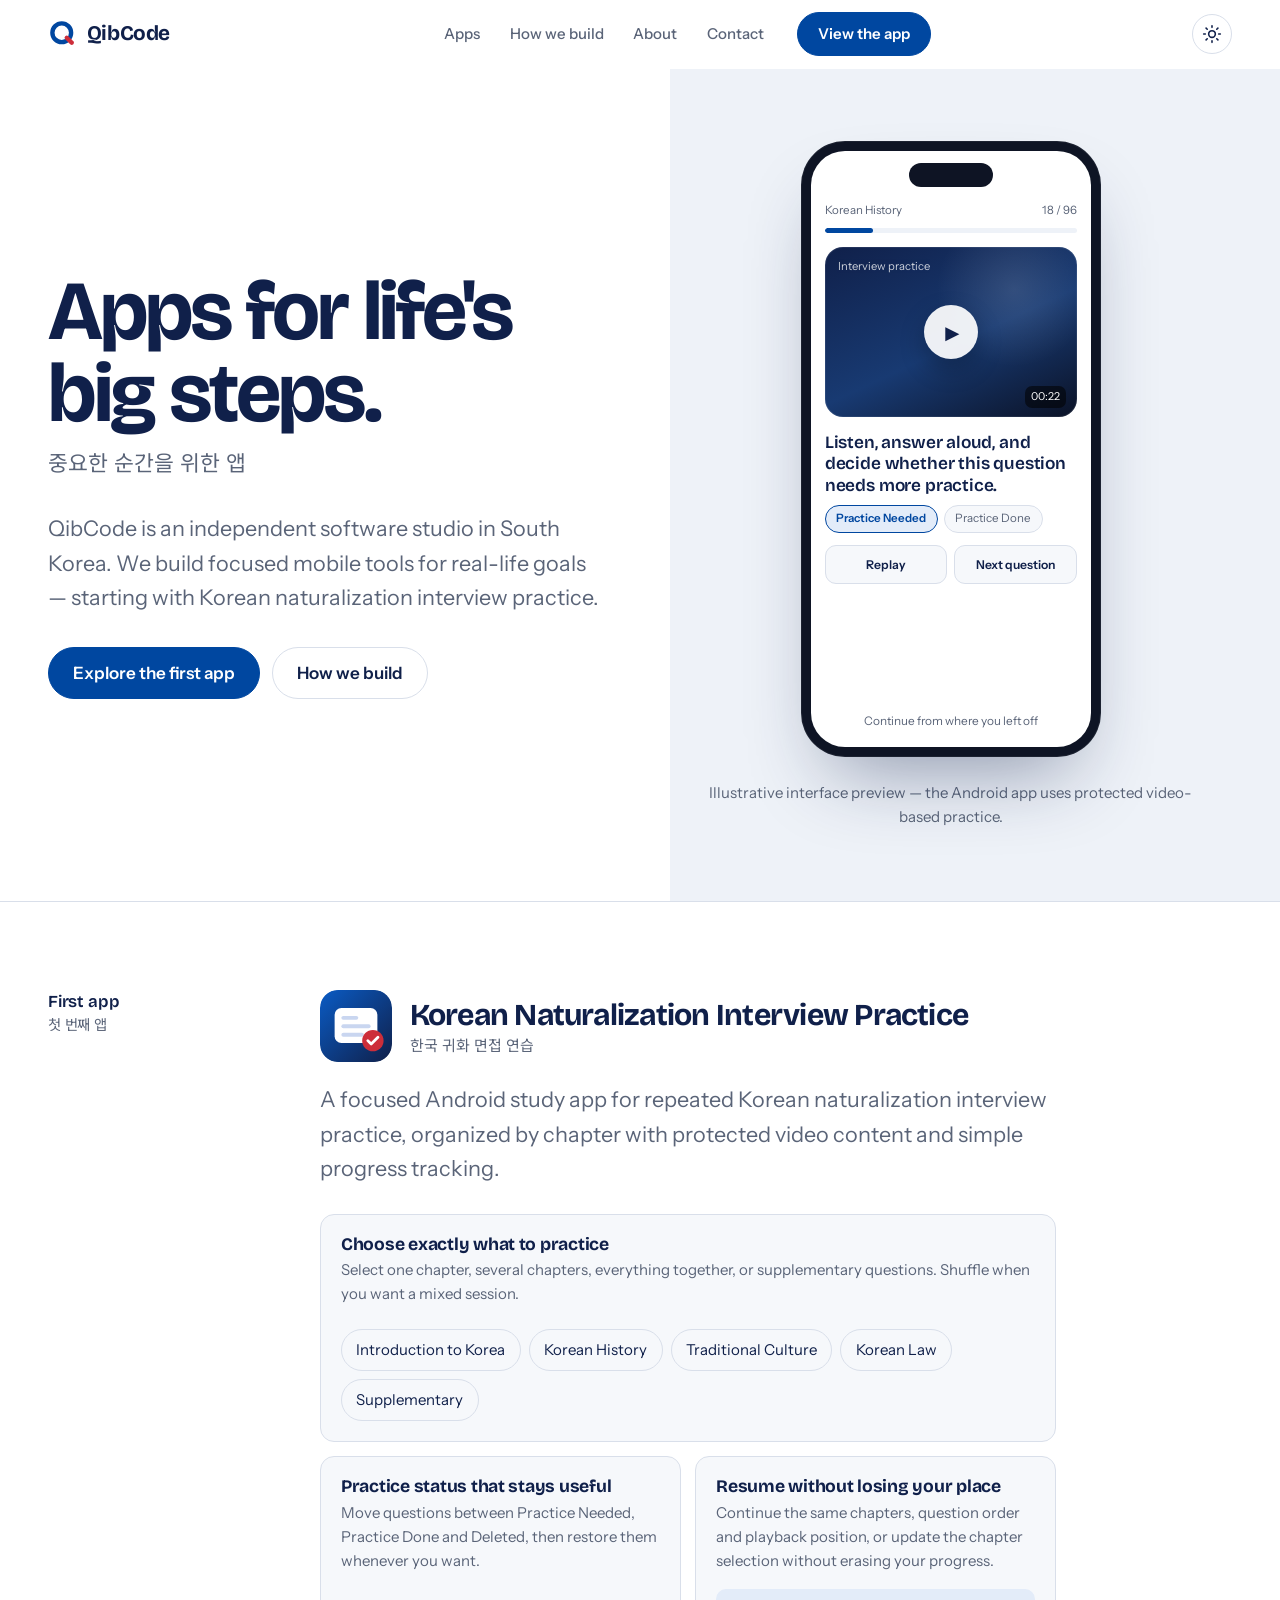
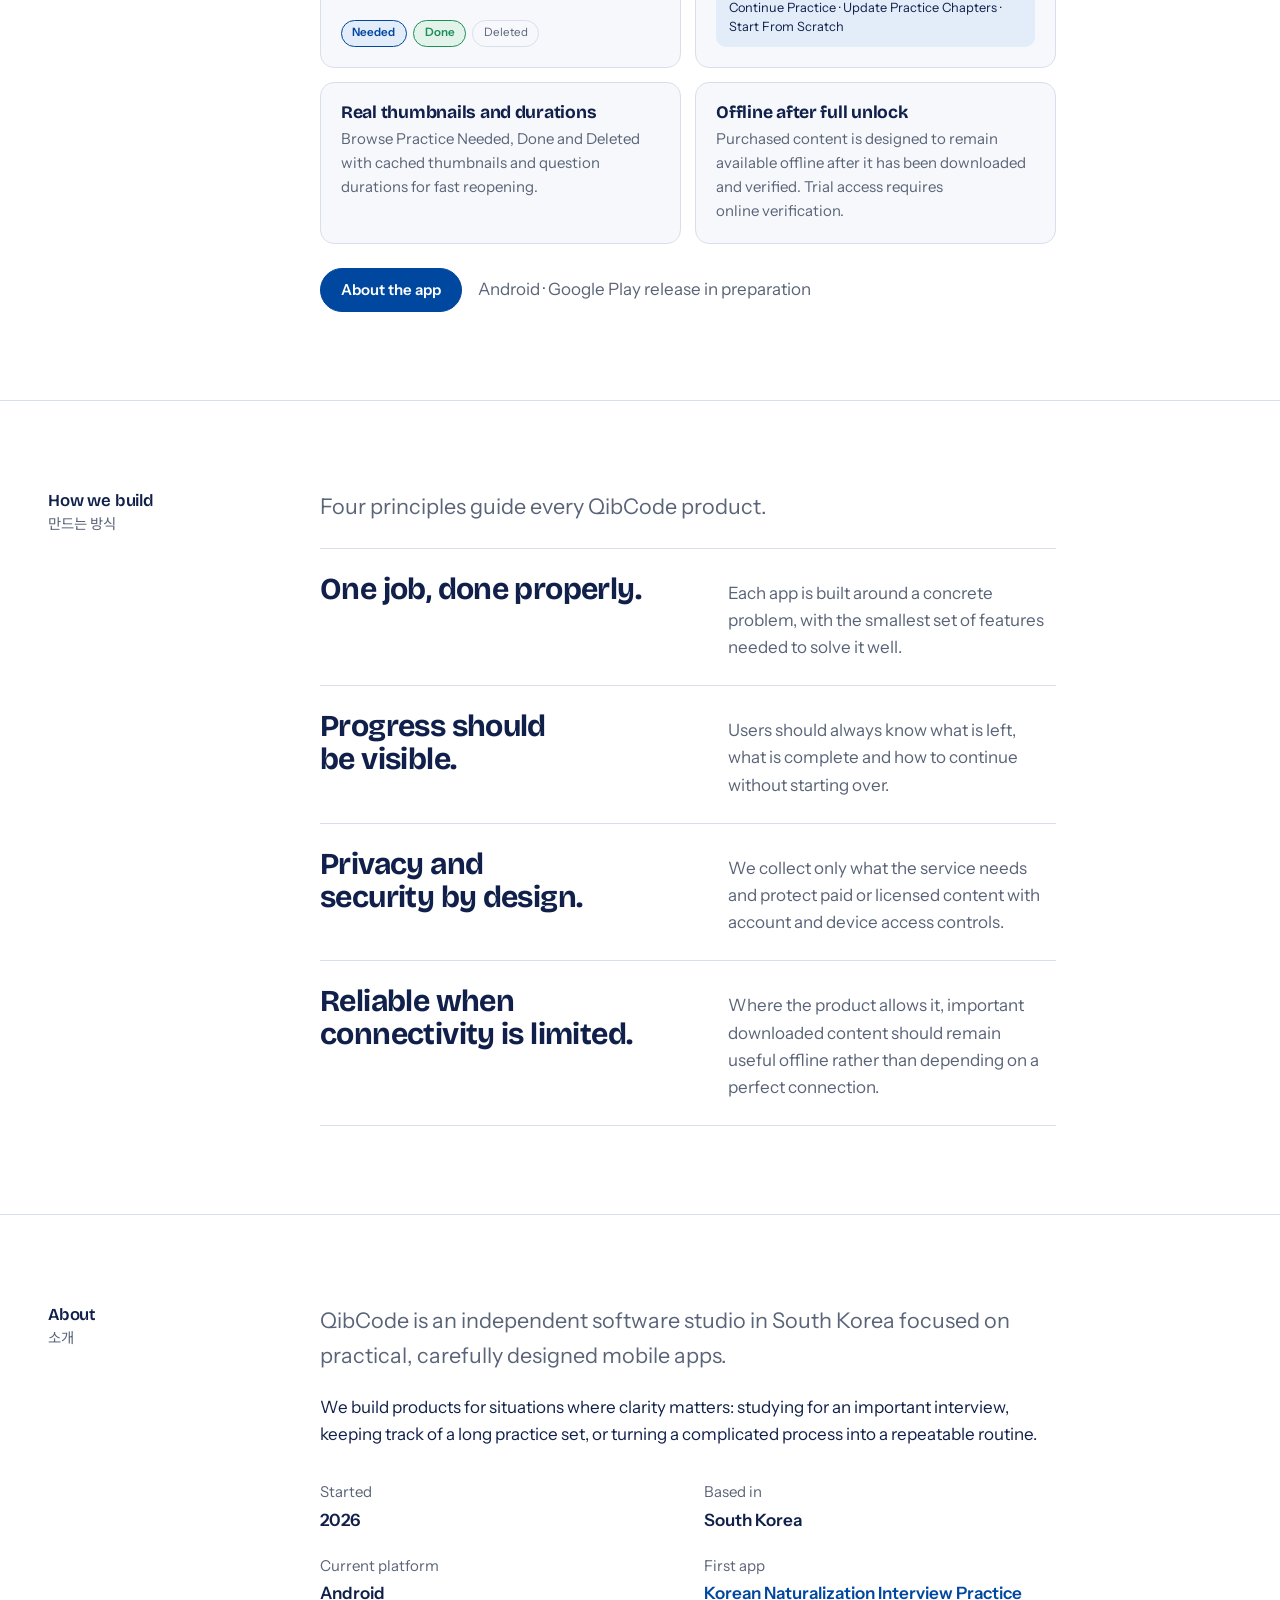
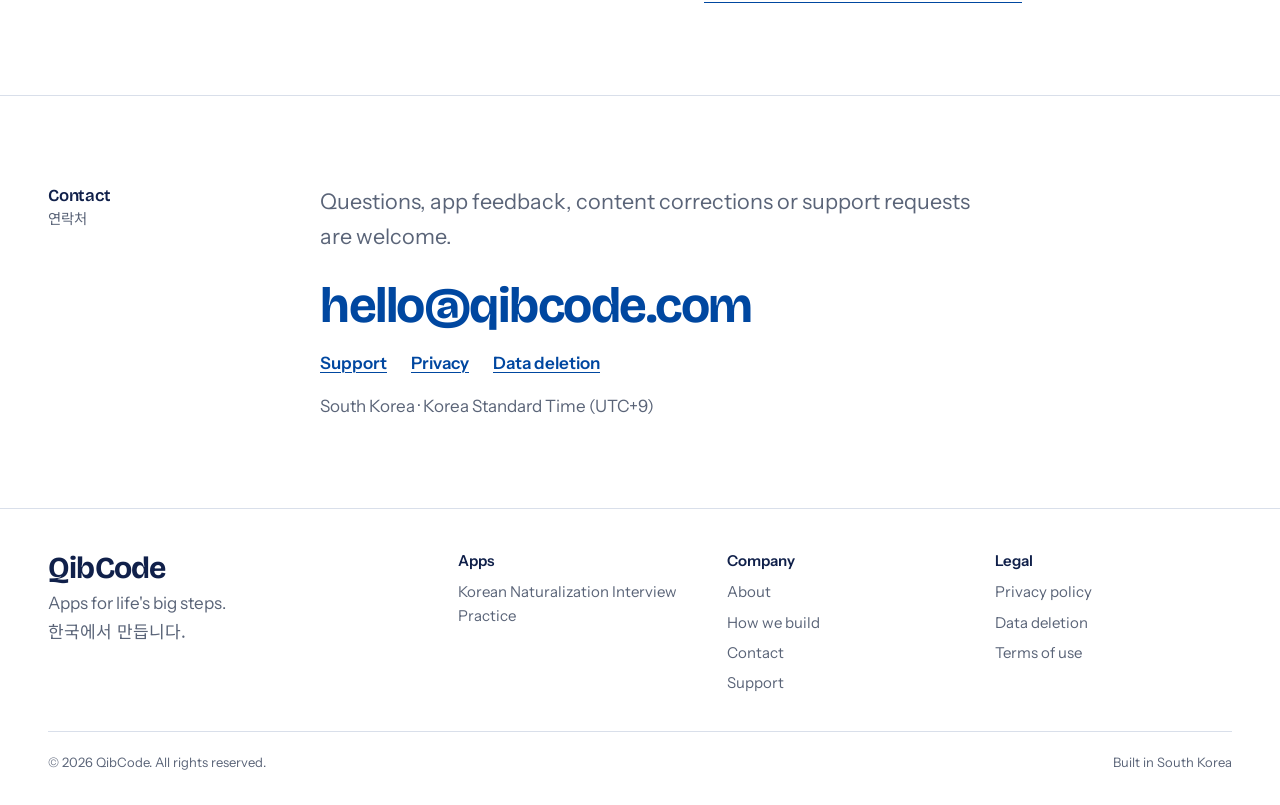
<file: index.html>
<!doctype html>
<html lang="en">
<head>
  <meta charset="utf-8">
  <meta name="viewport" content="width=device-width, initial-scale=1, viewport-fit=cover">
  <title>QibCode — Focused apps for important moments</title>
  <meta name="description" content="QibCode is an independent software studio in South Korea building focused mobile apps, starting with Korean Naturalization Interview Practice for Android.">
  <link rel="canonical" href="https://qibcode.com/">
  <meta name="theme-color" content="#ffffff" media="(prefers-color-scheme: light)">
  <meta name="theme-color" content="#0b1226" media="(prefers-color-scheme: dark)">

  <meta property="og:type" content="website">
  <meta property="og:site_name" content="QibCode">
  <meta property="og:title" content="QibCode — Focused apps for important moments">
  <meta property="og:description" content="Independent software studio in South Korea. First app: Korean Naturalization Interview Practice for Android.">
  <meta property="og:url" content="https://qibcode.com/">
  <meta property="og:image" content="https://qibcode.com/assets/img/og-image.png">
  <meta property="og:image:width" content="1200">
  <meta property="og:image:height" content="630">
  <meta name="twitter:card" content="summary_large_image">
  <meta name="twitter:title" content="QibCode — Focused apps for important moments">
  <meta name="twitter:description" content="Independent software studio in South Korea. First app: Korean Naturalization Interview Practice for Android.">
  <meta name="twitter:image" content="https://qibcode.com/assets/img/og-image.png">

  <link rel="icon" href="assets/img/favicon.svg" type="image/svg+xml">
  <link rel="icon" href="assets/img/icon-192.png" type="image/png" sizes="192x192">
  <link rel="apple-touch-icon" href="assets/img/apple-touch-icon.png">
  <link rel="manifest" href="site.webmanifest">

  <link rel="preconnect" href="https://fonts.googleapis.com">
  <link rel="preconnect" href="https://fonts.gstatic.com" crossorigin>
  <link rel="stylesheet" href="https://fonts.googleapis.com/css2?family=Bricolage+Grotesque:opsz,wght@12..96,500..800&family=Instrument+Sans:ital,wght@0,400..700;1,400..700&family=Noto+Sans+KR:wght@400;500;700&display=swap">
  <link rel="stylesheet" href="assets/css/style.css">

  <script>
    (function () {
      try {
        var t = localStorage.getItem('qib-theme');
        if (t === 'light' || t === 'dark') document.documentElement.setAttribute('data-theme', t);
      } catch (e) {}
    })();
  </script>

  <script type="application/ld+json">
  {
    "@context": "https://schema.org",
    "@type": "Organization",
    "name": "QibCode",
    "url": "https://qibcode.com/",
    "logo": "https://qibcode.com/assets/img/icon-512.png",
    "email": "hello@qibcode.com",
    "address": { "@type": "PostalAddress", "addressCountry": "KR" }
  }
  </script>
</head>
<body>
  <a class="skip-link" href="#main">Skip to content</a>

  <header class="nav" data-nav>
    <div class="container nav__inner">
      <a class="brand" href="./" aria-label="QibCode home">
        <svg class="brand__mark" viewBox="0 0 48 48" aria-hidden="true" focusable="false">
          <circle class="brand__ring" cx="22" cy="22" r="15"/>
          <path class="brand__tail" d="M30 30 38 38"/>
        </svg>
        <span>QibCode</span>
      </a>

      <nav class="nav__menu" id="menu" aria-label="Main">
        <ul class="nav__links">
          <li><a href="#apps">Apps</a></li>
          <li><a href="#approach">How we build</a></li>
          <li><a href="#about">About</a></li>
          <li><a href="#contact">Contact</a></li>
        </ul>
        <a class="btn btn--primary nav__cta" href="apps/korea-naturalization-practice/">View the app</a>
      </nav>

      <div class="nav__tools">
        <button class="icon-btn" type="button" data-theme-toggle aria-label="Switch theme">
          <svg class="icon-sun" viewBox="0 0 24 24" aria-hidden="true"><circle cx="12" cy="12" r="4"/><path d="M12 2v2M12 20v2M4.9 4.9l1.4 1.4M17.7 17.7l1.4 1.4M2 12h2M20 12h2M4.9 19.1l1.4-1.4M17.7 6.3l1.4-1.4"/></svg>
          <svg class="icon-moon" viewBox="0 0 24 24" aria-hidden="true"><path d="M21 12.8A9 9 0 1 1 11.2 3a7 7 0 0 0 9.8 9.8z"/></svg>
        </button>
        <button class="icon-btn nav__burger" type="button" data-nav-toggle aria-expanded="false" aria-controls="menu" aria-label="Open menu">
          <svg class="icon-menu" viewBox="0 0 24 24" aria-hidden="true"><path d="M4 7h16M4 12h16M4 17h16"/></svg>
          <svg class="icon-close" viewBox="0 0 24 24" aria-hidden="true"><path d="M6 6l12 12M18 6 6 18"/></svg>
        </button>
      </div>
    </div>
  </header>

  <main id="main">
    <section class="hero" aria-labelledby="hero-title">
      <div class="container hero__grid">
        <div class="hero__copy">
          <h1 class="hero__title" id="hero-title">Apps for life's big steps.
            <span class="hero__title-ko" lang="ko">중요한 순간을 위한 앱</span></h1>
          <p class="hero__lead">QibCode is an independent software studio in South Korea. We build focused mobile tools for real-life goals — starting with Korean naturalization interview practice.</p>
          <div class="hero__actions">
            <a class="btn btn--primary btn--lg" href="apps/korea-naturalization-practice/">Explore the first app</a>
            <a class="btn btn--quiet btn--lg" href="#approach">How we build</a>
          </div>
        </div>

        <div class="hero__stage">
          <div class="phone" aria-label="Illustrative preview of the practice experience">
            <div class="phone__screen">
              <div class="app practice-preview">
                <div class="app__top"><span>Korean History</span><span>18 / 96</span></div>
                <div class="app__bar"><span style="width:19%"></span></div>
                <div class="preview-video" aria-hidden="true">
                  <span class="preview-video__label">Interview practice</span>
                  <span class="preview-video__play">▶</span>
                  <span class="preview-video__time">00:22</span>
                </div>
                <p class="app__q">Listen, answer aloud, and decide whether this question needs more practice.</p>
                <div class="preview-status">
                  <span class="status-chip status-chip--needed">Practice Needed</span>
                  <span class="status-chip">Practice Done</span>
                </div>
                <div class="preview-actions" aria-hidden="true">
                  <span>Replay</span><span>Next question</span>
                </div>
                <p class="app__hint">Continue from where you left off</p>
              </div>
            </div>
          </div>
          <p class="hero__caption">Illustrative interface preview — the Android app uses protected video-based practice.</p>
        </div>
      </div>
    </section>

    <section class="block" id="apps" aria-labelledby="apps-title">
      <div class="container block__grid">
        <h2 class="block__label" id="apps-title">First app <span lang="ko">첫 번째 앱</span></h2>
        <div class="block__body">
          <div class="app-card__head">
            <img class="app-card__icon" src="assets/img/app-icon.svg" alt="" width="72" height="72">
            <h3 class="app-card__name">Korean Naturalization Interview Practice
              <span class="app-card__name-ko" lang="ko">한국 귀화 면접 연습</span></h3>
          </div>
          <p class="lead">A focused Android study app for repeated Korean naturalization interview practice, organized by chapter with protected video content and simple progress tracking.</p>

          <div class="tiles">
            <div class="tile tile--wide">
              <div>
                <h3>Choose exactly what to practice</h3>
                <p>Select one chapter, several chapters, everything together, or supplementary questions. Shuffle when you want a mixed session.</p>
              </div>
              <ul class="pills compact-pills" aria-label="Practice chapters">
                <li class="pill">Introduction to Korea</li>
                <li class="pill">Korean History</li>
                <li class="pill">Traditional Culture</li>
                <li class="pill">Korean Law</li>
                <li class="pill">Supplementary</li>
              </ul>
            </div>
            <div class="tile">
              <div>
                <h3>Practice status that stays useful</h3>
                <p>Move questions between Practice Needed, Practice Done and Deleted, then restore them whenever you want.</p>
              </div>
              <div class="tile__ui preview-status" aria-hidden="true"><span class="status-chip status-chip--needed">Needed</span><span class="status-chip status-chip--done">Done</span><span class="status-chip">Deleted</span></div>
            </div>
            <div class="tile">
              <div>
                <h3>Resume without losing your place</h3>
                <p>Continue the same chapters, question order and playback position, or update the chapter selection without erasing your progress.</p>
              </div>
              <div class="tile__ui note" aria-hidden="true">Continue Practice · Update Practice Chapters · Start From Scratch</div>
            </div>
            <div class="tile">
              <div>
                <h3>Real thumbnails and durations</h3>
                <p>Browse Practice Needed, Done and Deleted with cached thumbnails and question durations for fast reopening.</p>
              </div>
            </div>
            <div class="tile">
              <div>
                <h3>Offline after full unlock</h3>
                <p>Purchased content is designed to remain available offline after it has been downloaded and verified. Trial access requires online verification.</p>
              </div>
            </div>
          </div>

          <div class="app-card__actions">
            <a class="btn btn--primary" href="apps/korea-naturalization-practice/">About the app</a>
            <span class="muted">Android · Google Play release in preparation</span>
          </div>
        </div>
      </div>
    </section>

    <section class="block" id="approach" aria-labelledby="approach-title">
      <div class="container block__grid">
        <h2 class="block__label" id="approach-title">How we build <span lang="ko">만드는 방식</span></h2>
        <div class="block__body">
          <p class="lead">Four principles guide every QibCode product.</p>
          <ul class="principles">
            <li class="principle"><h3>One job, done properly.</h3><p>Each app is built around a concrete problem, with the smallest set of features needed to solve it well.</p></li>
            <li class="principle"><h3>Progress should be visible.</h3><p>Users should always know what is left, what is complete and how to continue without starting over.</p></li>
            <li class="principle"><h3>Privacy and security by design.</h3><p>We collect only what the service needs and protect paid or licensed content with account and device access controls.</p></li>
            <li class="principle"><h3>Reliable when connectivity is limited.</h3><p>Where the product allows it, important downloaded content should remain useful offline rather than depending on a perfect connection.</p></li>
          </ul>
        </div>
      </div>
    </section>

    <section class="block" id="about" aria-labelledby="about-title">
      <div class="container block__grid">
        <h2 class="block__label" id="about-title">About <span lang="ko">소개</span></h2>
        <div class="block__body">
          <p class="lead">QibCode is an independent software studio in South Korea focused on practical, carefully designed mobile apps.</p>
          <p>We build products for situations where clarity matters: studying for an important interview, keeping track of a long practice set, or turning a complicated process into a repeatable routine.</p>
          <dl class="facts">
            <div><dt>Started</dt><dd>2026</dd></div>
            <div><dt>Based in</dt><dd>South Korea</dd></div>
            <div><dt>Current platform</dt><dd>Android</dd></div>
            <div><dt>First app</dt><dd><a href="apps/korea-naturalization-practice/">Korean Naturalization Interview Practice</a></dd></div>
          </dl>
        </div>
      </div>
    </section>

    <section class="block" id="contact" aria-labelledby="contact-title">
      <div class="container block__grid">
        <h2 class="block__label" id="contact-title">Contact <span lang="ko">연락처</span></h2>
        <div class="block__body">
          <p class="lead">Questions, app feedback, content corrections or support requests are welcome.</p>
          <a class="contact__mail" href="mailto:hello@qibcode.com">hello@qibcode.com</a>
          <ul class="contact__links">
            <li><a href="support/">Support</a></li>
            <li><a href="privacy/">Privacy</a></li>
            <li><a href="data-deletion/">Data deletion</a></li>
          </ul>
          <p class="muted">South Korea · Korea Standard Time (UTC+9)</p>
        </div>
      </div>
    </section>
  </main>

  <footer class="footer">
    <div class="container footer__grid">
      <div><p class="footer__word">QibCode</p><p class="muted">Apps for life's big steps.<br><span lang="ko">한국에서 만듭니다.</span></p></div>
      <div><h2 class="footer__h">Apps</h2><ul><li><a href="apps/korea-naturalization-practice/">Korean Naturalization Interview Practice</a></li></ul></div>
      <div><h2 class="footer__h">Company</h2><ul><li><a href="#about">About</a></li><li><a href="#approach">How we build</a></li><li><a href="#contact">Contact</a></li><li><a href="support/">Support</a></li></ul></div>
      <div><h2 class="footer__h">Legal</h2><ul><li><a href="privacy/">Privacy policy</a></li><li><a href="data-deletion/">Data deletion</a></li><li><a href="terms/">Terms of use</a></li></ul></div>
    </div>
    <div class="container footer__bottom"><span>© <span data-year>2026</span> QibCode. All rights reserved.</span><span>Built in South Korea</span></div>
  </footer>
  <script src="assets/js/main.js" defer></script>
</body>
</html>
</file>
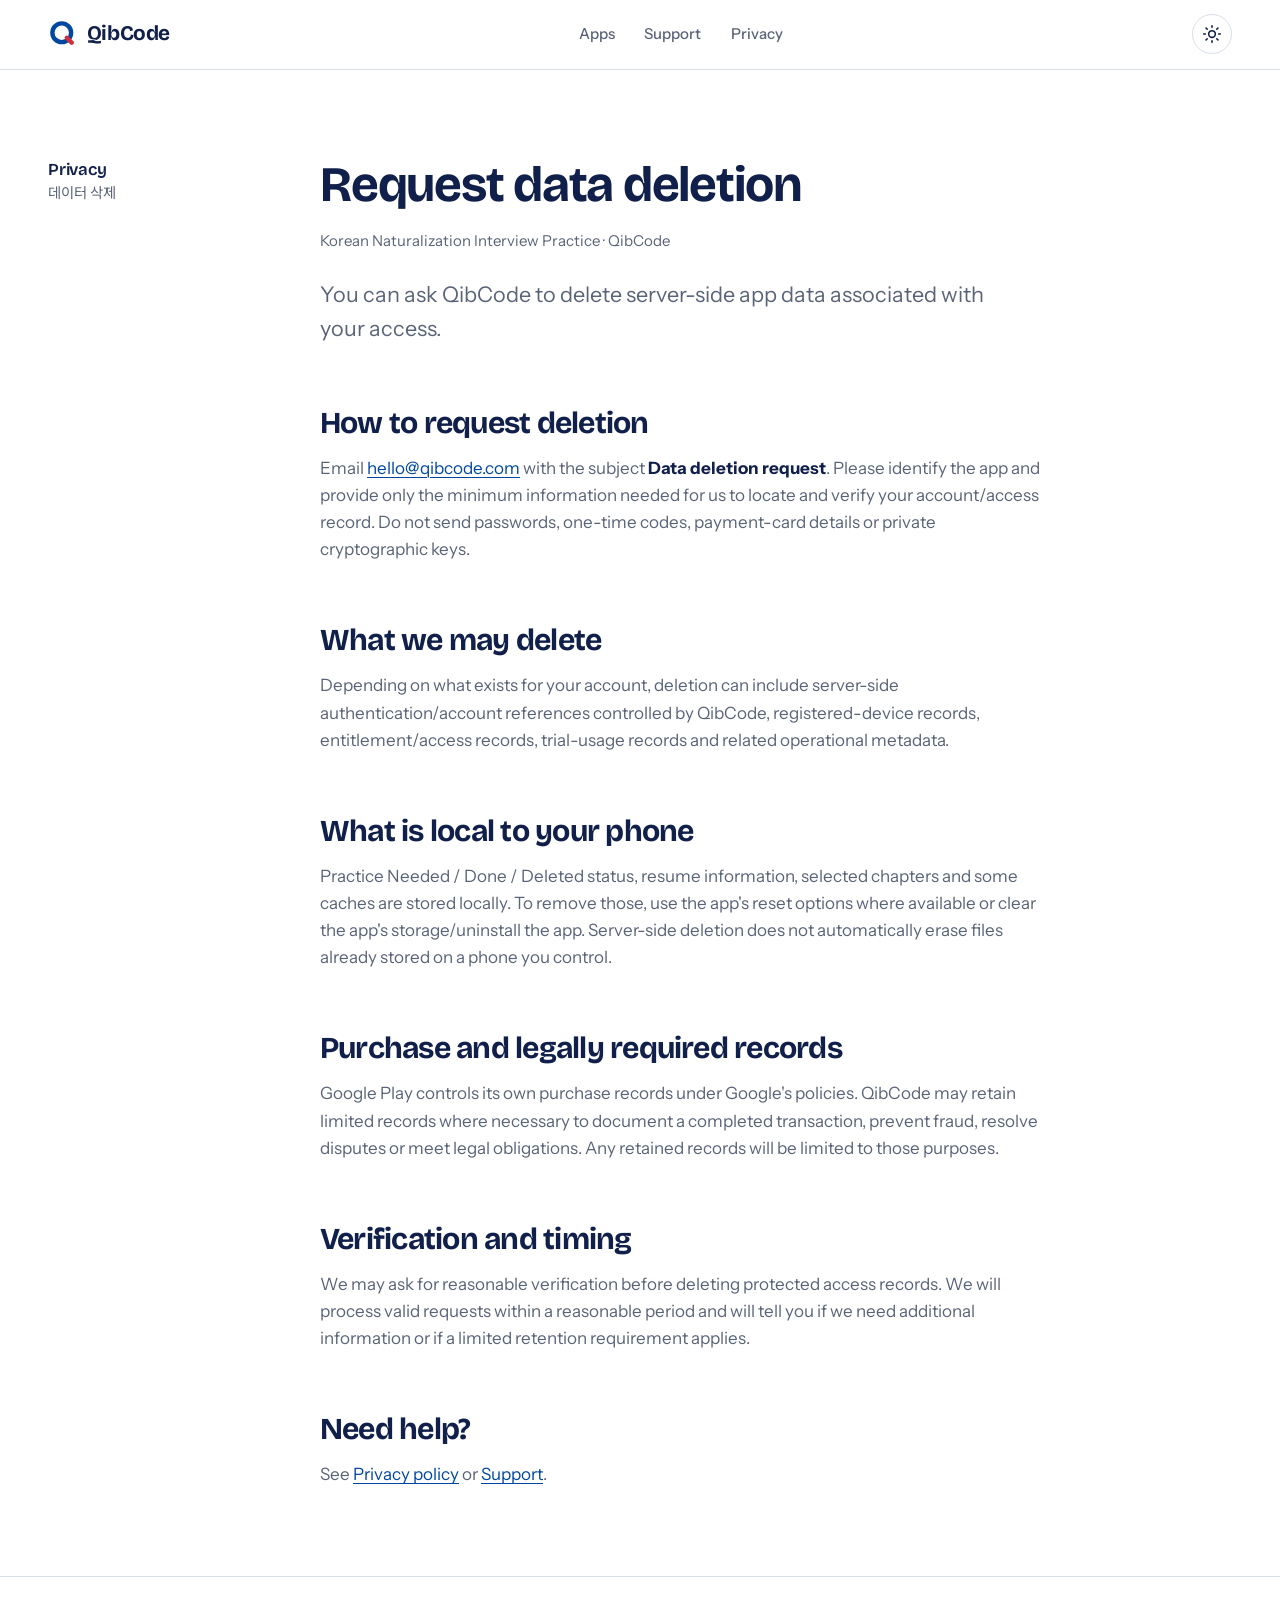
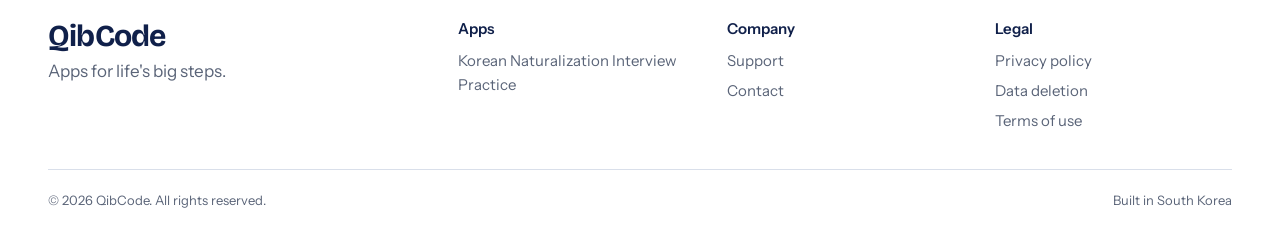
<file: data-deletion/index.html>
<!doctype html>
<html lang="en"><head><meta charset="utf-8"><meta name="viewport" content="width=device-width, initial-scale=1, viewport-fit=cover"><title>Data deletion — QibCode</title><meta name="description" content="Request deletion of server-side data associated with Korean Naturalization Interview Practice."><link rel="canonical" href="https://qibcode.com/data-deletion/"><meta name="theme-color" content="#ffffff" media="(prefers-color-scheme: light)"><meta name="theme-color" content="#0b1226" media="(prefers-color-scheme: dark)"><link rel="icon" href="../assets/img/favicon.svg" type="image/svg+xml"><link rel="icon" href="../assets/img/icon-192.png" type="image/png" sizes="192x192"><link rel="apple-touch-icon" href="../assets/img/apple-touch-icon.png"><link rel="manifest" href="../site.webmanifest"><link rel="preconnect" href="https://fonts.googleapis.com"><link rel="preconnect" href="https://fonts.gstatic.com" crossorigin><link rel="stylesheet" href="https://fonts.googleapis.com/css2?family=Bricolage+Grotesque:opsz,wght@12..96,500..800&family=Instrument+Sans:ital,wght@0,400..700;1,400..700&family=Noto+Sans+KR:wght@400;500;700&display=swap"><link rel="stylesheet" href="../assets/css/style.css"><script>(function(){try{var t=localStorage.getItem('qib-theme');if(t==='light'||t==='dark')document.documentElement.setAttribute('data-theme',t);}catch(e){}})();</script></head>
<body><a class="skip-link" href="#main">Skip to content</a><header class="nav" data-nav><div class="container nav__inner"><a class="brand" href="../" aria-label="QibCode home"><svg class="brand__mark" viewBox="0 0 48 48" aria-hidden="true"><circle class="brand__ring" cx="22" cy="22" r="15"/><path class="brand__tail" d="M30 30 38 38"/></svg><span>QibCode</span></a><nav class="nav__menu" id="menu" aria-label="Main"><ul class="nav__links"><li><a href="../#apps">Apps</a></li><li><a href="../support/">Support</a></li><li><a href="../privacy/">Privacy</a></li></ul></nav><div class="nav__tools"><button class="icon-btn" type="button" data-theme-toggle aria-label="Switch theme"><svg class="icon-sun" viewBox="0 0 24 24" aria-hidden="true"><circle cx="12" cy="12" r="4"/><path d="M12 2v2M12 20v2M4.9 4.9l1.4 1.4M17.7 17.7l1.4 1.4M2 12h2M20 12h2M4.9 19.1l1.4-1.4M17.7 6.3l1.4-1.4"/></svg><svg class="icon-moon" viewBox="0 0 24 24" aria-hidden="true"><path d="M21 12.8A9 9 0 1 1 11.2 3a7 7 0 0 0 9.8 9.8z"/></svg></button><button class="icon-btn nav__burger" type="button" data-nav-toggle aria-expanded="false" aria-controls="menu" aria-label="Open menu"><svg class="icon-menu" viewBox="0 0 24 24" aria-hidden="true"><path d="M4 7h16M4 12h16M4 17h16"/></svg><svg class="icon-close" viewBox="0 0 24 24" aria-hidden="true"><path d="M6 6l12 12M18 6 6 18"/></svg></button></div></div></header>
<main id="main"><section class="block" aria-labelledby="page-title"><div class="container block__grid"><h2 class="block__label" id="page-title">Privacy <span lang="ko">데이터 삭제</span></h2><div class="block__body prose"><h1 class="block__title">Request data deletion</h1><p class="updated muted">Korean Naturalization Interview Practice · QibCode</p><p class="lead">You can ask QibCode to delete server-side app data associated with your access.</p>
<h2>How to request deletion</h2><p>Email <a href="mailto:hello@qibcode.com?subject=Korean%20Naturalization%20Interview%20Practice%20-%20Data%20deletion%20request">hello@qibcode.com</a> with the subject <strong>Data deletion request</strong>. Please identify the app and provide only the minimum information needed for us to locate and verify your account/access record. Do not send passwords, one-time codes, payment-card details or private cryptographic keys.</p>
<h2>What we may delete</h2><p>Depending on what exists for your account, deletion can include server-side authentication/account references controlled by QibCode, registered-device records, entitlement/access records, trial-usage records and related operational metadata.</p>
<h2>What is local to your phone</h2><p>Practice Needed / Done / Deleted status, resume information, selected chapters and some caches are stored locally. To remove those, use the app's reset options where available or clear the app's storage/uninstall the app. Server-side deletion does not automatically erase files already stored on a phone you control.</p>
<h2>Purchase and legally required records</h2><p>Google Play controls its own purchase records under Google's policies. QibCode may retain limited records where necessary to document a completed transaction, prevent fraud, resolve disputes or meet legal obligations. Any retained records will be limited to those purposes.</p>
<h2>Verification and timing</h2><p>We may ask for reasonable verification before deleting protected access records. We will process valid requests within a reasonable period and will tell you if we need additional information or if a limited retention requirement applies.</p>
<h2>Need help?</h2><p>See <a href="../privacy/">Privacy policy</a> or <a href="../support/">Support</a>.</p>
</div></div></section></main>
<footer class="footer"><div class="container footer__grid"><div><p class="footer__word">QibCode</p><p class="muted">Apps for life's big steps.</p></div><div><h2 class="footer__h">Apps</h2><ul><li><a href="../apps/korea-naturalization-practice/">Korean Naturalization Interview Practice</a></li></ul></div><div><h2 class="footer__h">Company</h2><ul><li><a href="../support/">Support</a></li><li><a href="../#contact">Contact</a></li></ul></div><div><h2 class="footer__h">Legal</h2><ul><li><a href="../privacy/">Privacy policy</a></li><li><a href="./">Data deletion</a></li><li><a href="../terms/">Terms of use</a></li></ul></div></div><div class="container footer__bottom"><span>© <span data-year>2026</span> QibCode. All rights reserved.</span><span>Built in South Korea</span></div></footer><script src="../assets/js/main.js" defer></script></body></html>
</file>
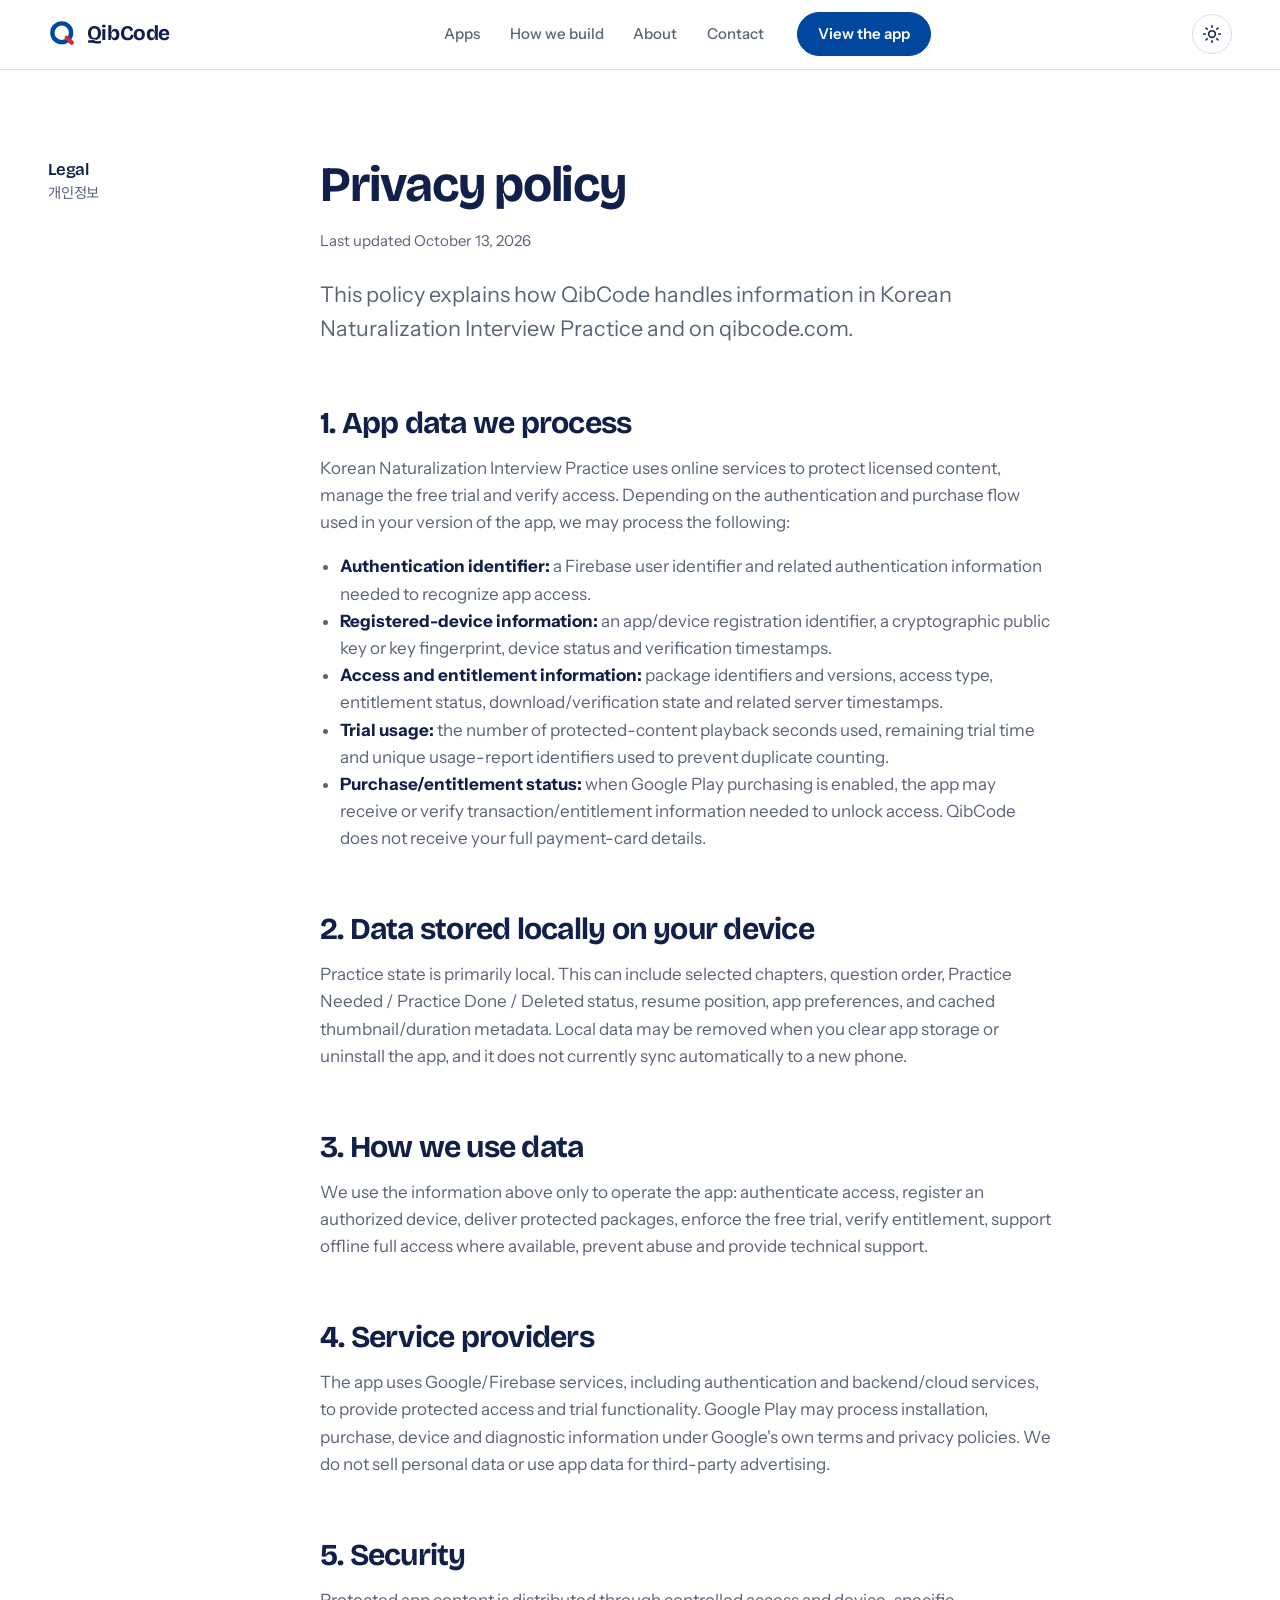
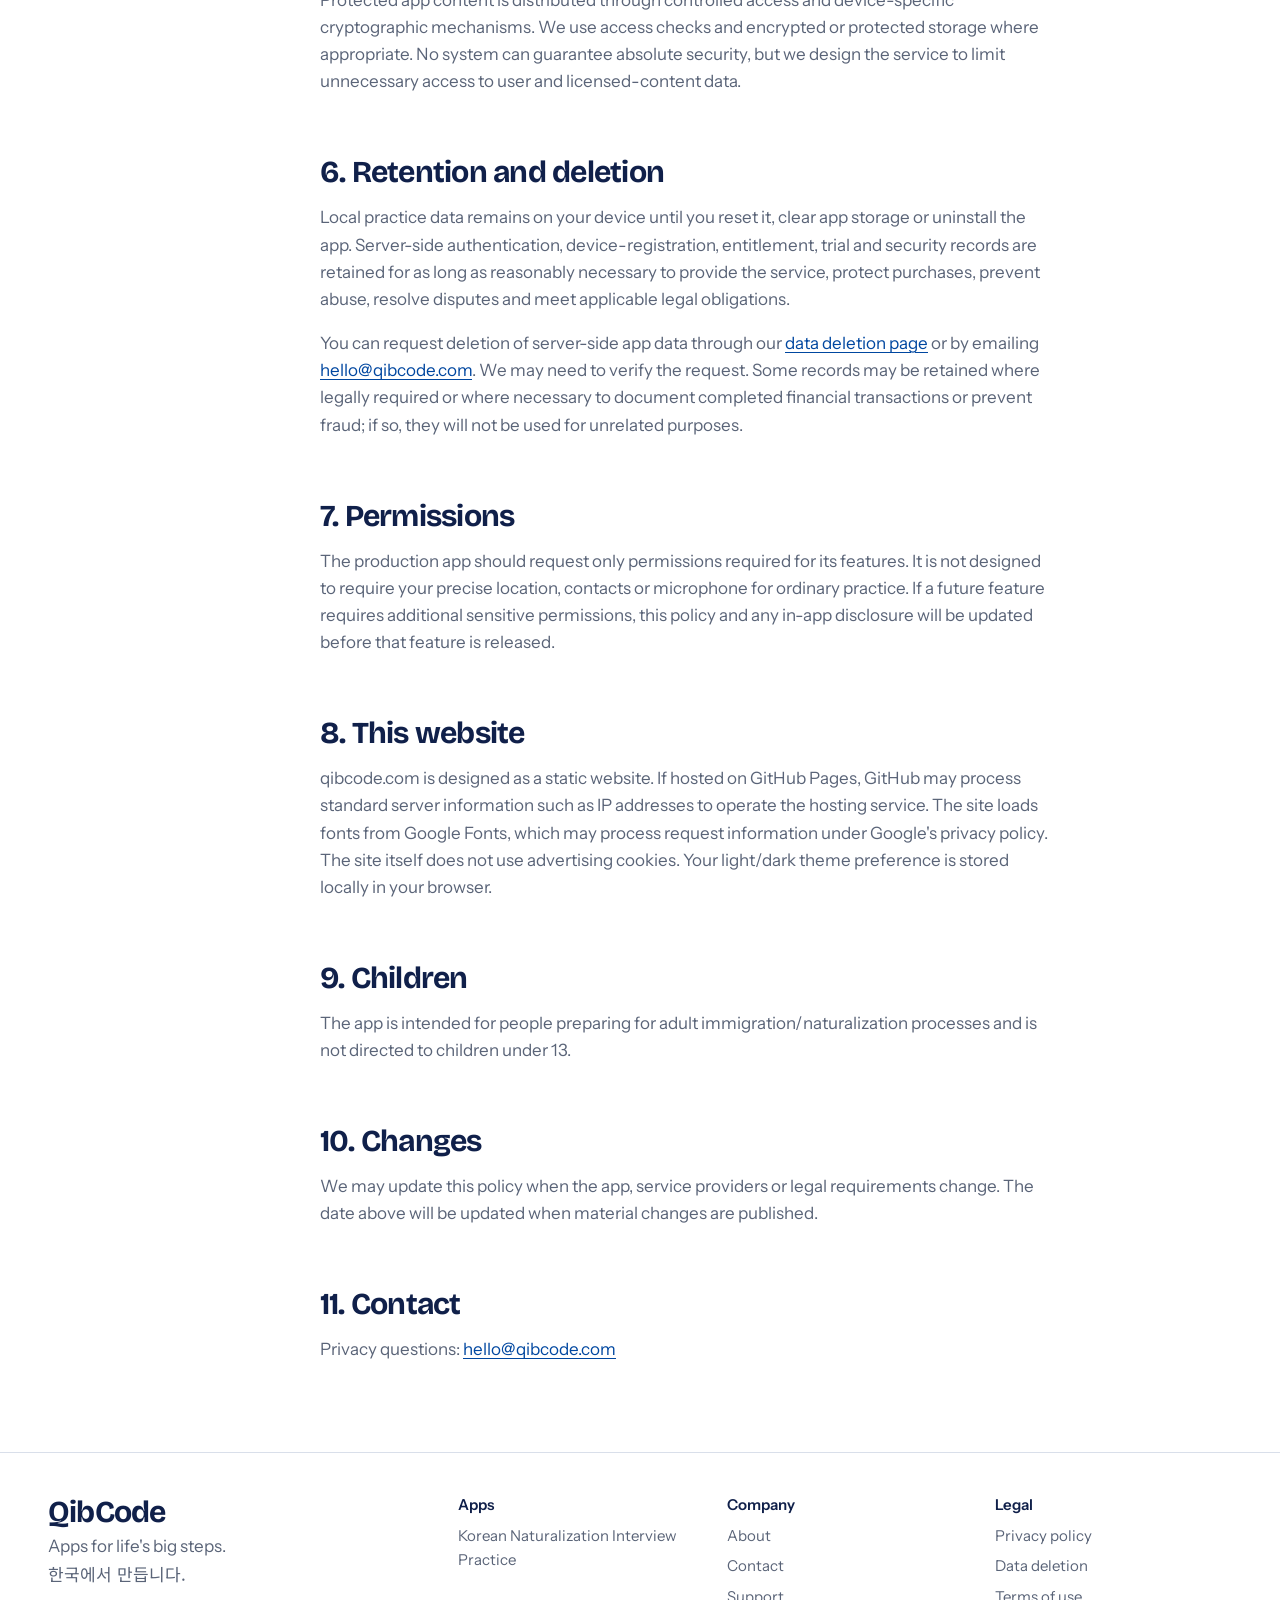
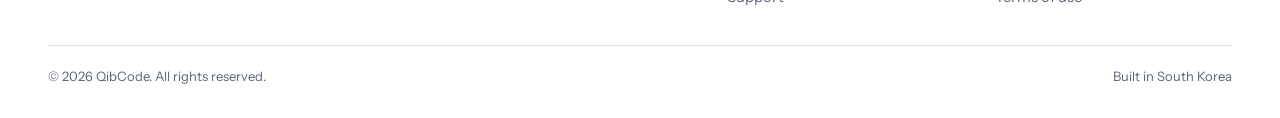
<file: privacy/index.html>
<!doctype html>
<html lang="en">
<head>
  <meta charset="utf-8"><meta name="viewport" content="width=device-width, initial-scale=1, viewport-fit=cover">
  <title>Privacy policy — QibCode</title>
  <meta name="description" content="Privacy policy for QibCode and Korean Naturalization Interview Practice, including Firebase-backed access, device registration, trial usage, purchases and locally stored practice progress.">
  <link rel="canonical" href="https://qibcode.com/privacy/">
  <meta name="theme-color" content="#ffffff" media="(prefers-color-scheme: light)"><meta name="theme-color" content="#0b1226" media="(prefers-color-scheme: dark)">
  <meta property="og:type" content="website"><meta property="og:site_name" content="QibCode"><meta property="og:title" content="Privacy policy — QibCode"><meta property="og:description" content="How QibCode handles app, device, entitlement, trial and website data."><meta property="og:url" content="https://qibcode.com/privacy/">
  <link rel="icon" href="../assets/img/favicon.svg" type="image/svg+xml"><link rel="icon" href="../assets/img/icon-192.png" type="image/png" sizes="192x192"><link rel="apple-touch-icon" href="../assets/img/apple-touch-icon.png"><link rel="manifest" href="../site.webmanifest">
  <link rel="preconnect" href="https://fonts.googleapis.com"><link rel="preconnect" href="https://fonts.gstatic.com" crossorigin><link rel="stylesheet" href="https://fonts.googleapis.com/css2?family=Bricolage+Grotesque:opsz,wght@12..96,500..800&family=Instrument+Sans:ital,wght@0,400..700;1,400..700&family=Noto+Sans+KR:wght@400;500;700&display=swap"><link rel="stylesheet" href="../assets/css/style.css">
  <script>(function(){try{var t=localStorage.getItem('qib-theme');if(t==='light'||t==='dark')document.documentElement.setAttribute('data-theme',t);}catch(e){}})();</script>
</head>
<body>
<a class="skip-link" href="#main">Skip to content</a>
<header class="nav" data-nav><div class="container nav__inner"><a class="brand" href="../" aria-label="QibCode home"><svg class="brand__mark" viewBox="0 0 48 48" aria-hidden="true"><circle class="brand__ring" cx="22" cy="22" r="15"/><path class="brand__tail" d="M30 30 38 38"/></svg><span>QibCode</span></a><nav class="nav__menu" id="menu" aria-label="Main"><ul class="nav__links"><li><a href="../#apps">Apps</a></li><li><a href="../#approach">How we build</a></li><li><a href="../#about">About</a></li><li><a href="../#contact">Contact</a></li></ul><a class="btn btn--primary nav__cta" href="../apps/korea-naturalization-practice/">View the app</a></nav><div class="nav__tools"><button class="icon-btn" type="button" data-theme-toggle aria-label="Switch theme"><svg class="icon-sun" viewBox="0 0 24 24" aria-hidden="true"><circle cx="12" cy="12" r="4"/><path d="M12 2v2M12 20v2M4.9 4.9l1.4 1.4M17.7 17.7l1.4 1.4M2 12h2M20 12h2M4.9 19.1l1.4-1.4M17.7 6.3l1.4-1.4"/></svg><svg class="icon-moon" viewBox="0 0 24 24" aria-hidden="true"><path d="M21 12.8A9 9 0 1 1 11.2 3a7 7 0 0 0 9.8 9.8z"/></svg></button><button class="icon-btn nav__burger" type="button" data-nav-toggle aria-expanded="false" aria-controls="menu" aria-label="Open menu"><svg class="icon-menu" viewBox="0 0 24 24" aria-hidden="true"><path d="M4 7h16M4 12h16M4 17h16"/></svg><svg class="icon-close" viewBox="0 0 24 24" aria-hidden="true"><path d="M6 6l12 12M18 6 6 18"/></svg></button></div></div></header>
<main id="main"><section class="block" aria-labelledby="page-title"><div class="container block__grid"><h2 class="block__label" id="page-title">Legal <span lang="ko">개인정보</span></h2><div class="block__body prose">
<h1 class="block__title">Privacy policy</h1><p class="updated muted">Last updated October 13, 2026</p>
<p class="lead">This policy explains how QibCode handles information in Korean Naturalization Interview Practice and on qibcode.com.</p>
<h2>1. App data we process</h2>
<p>Korean Naturalization Interview Practice uses online services to protect licensed content, manage the free trial and verify access. Depending on the authentication and purchase flow used in your version of the app, we may process the following:</p>
<ul><li><strong>Authentication identifier:</strong> a Firebase user identifier and related authentication information needed to recognize app access.</li><li><strong>Registered-device information:</strong> an app/device registration identifier, a cryptographic public key or key fingerprint, device status and verification timestamps.</li><li><strong>Access and entitlement information:</strong> package identifiers and versions, access type, entitlement status, download/verification state and related server timestamps.</li><li><strong>Trial usage:</strong> the number of protected-content playback seconds used, remaining trial time and unique usage-report identifiers used to prevent duplicate counting.</li><li><strong>Purchase/entitlement status:</strong> when Google Play purchasing is enabled, the app may receive or verify transaction/entitlement information needed to unlock access. QibCode does not receive your full payment-card details.</li></ul>
<h2>2. Data stored locally on your device</h2>
<p>Practice state is primarily local. This can include selected chapters, question order, Practice Needed / Practice Done / Deleted status, resume position, app preferences, and cached thumbnail/duration metadata. Local data may be removed when you clear app storage or uninstall the app, and it does not currently sync automatically to a new phone.</p>
<h2>3. How we use data</h2>
<p>We use the information above only to operate the app: authenticate access, register an authorized device, deliver protected packages, enforce the free trial, verify entitlement, support offline full access where available, prevent abuse and provide technical support.</p>
<h2>4. Service providers</h2>
<p>The app uses Google/Firebase services, including authentication and backend/cloud services, to provide protected access and trial functionality. Google Play may process installation, purchase, device and diagnostic information under Google's own terms and privacy policies. We do not sell personal data or use app data for third-party advertising.</p>
<h2>5. Security</h2>
<p>Protected app content is distributed through controlled access and device-specific cryptographic mechanisms. We use access checks and encrypted or protected storage where appropriate. No system can guarantee absolute security, but we design the service to limit unnecessary access to user and licensed-content data.</p>
<h2>6. Retention and deletion</h2>
<p>Local practice data remains on your device until you reset it, clear app storage or uninstall the app. Server-side authentication, device-registration, entitlement, trial and security records are retained for as long as reasonably necessary to provide the service, protect purchases, prevent abuse, resolve disputes and meet applicable legal obligations.</p>
<p>You can request deletion of server-side app data through our <a href="../data-deletion/">data deletion page</a> or by emailing <a href="mailto:hello@qibcode.com?subject=Data%20deletion%20request">hello@qibcode.com</a>. We may need to verify the request. Some records may be retained where legally required or where necessary to document completed financial transactions or prevent fraud; if so, they will not be used for unrelated purposes.</p>
<h2>7. Permissions</h2>
<p>The production app should request only permissions required for its features. It is not designed to require your precise location, contacts or microphone for ordinary practice. If a future feature requires additional sensitive permissions, this policy and any in-app disclosure will be updated before that feature is released.</p>
<h2>8. This website</h2>
<p>qibcode.com is designed as a static website. If hosted on GitHub Pages, GitHub may process standard server information such as IP addresses to operate the hosting service. The site loads fonts from Google Fonts, which may process request information under Google's privacy policy. The site itself does not use advertising cookies. Your light/dark theme preference is stored locally in your browser.</p>
<h2>9. Children</h2><p>The app is intended for people preparing for adult immigration/naturalization processes and is not directed to children under 13.</p>
<h2>10. Changes</h2><p>We may update this policy when the app, service providers or legal requirements change. The date above will be updated when material changes are published.</p>
<h2>11. Contact</h2><p>Privacy questions: <a href="mailto:hello@qibcode.com">hello@qibcode.com</a></p>
</div></div></section></main>
<footer class="footer"><div class="container footer__grid"><div><p class="footer__word">QibCode</p><p class="muted">Apps for life's big steps.<br><span lang="ko">한국에서 만듭니다.</span></p></div><div><h2 class="footer__h">Apps</h2><ul><li><a href="../apps/korea-naturalization-practice/">Korean Naturalization Interview Practice</a></li></ul></div><div><h2 class="footer__h">Company</h2><ul><li><a href="../#about">About</a></li><li><a href="../#contact">Contact</a></li><li><a href="../support/">Support</a></li></ul></div><div><h2 class="footer__h">Legal</h2><ul><li><a href="./">Privacy policy</a></li><li><a href="../data-deletion/">Data deletion</a></li><li><a href="../terms/">Terms of use</a></li></ul></div></div><div class="container footer__bottom"><span>© <span data-year>2026</span> QibCode. All rights reserved.</span><span>Built in South Korea</span></div></footer>
<script src="../assets/js/main.js" defer></script></body></html>
</file>
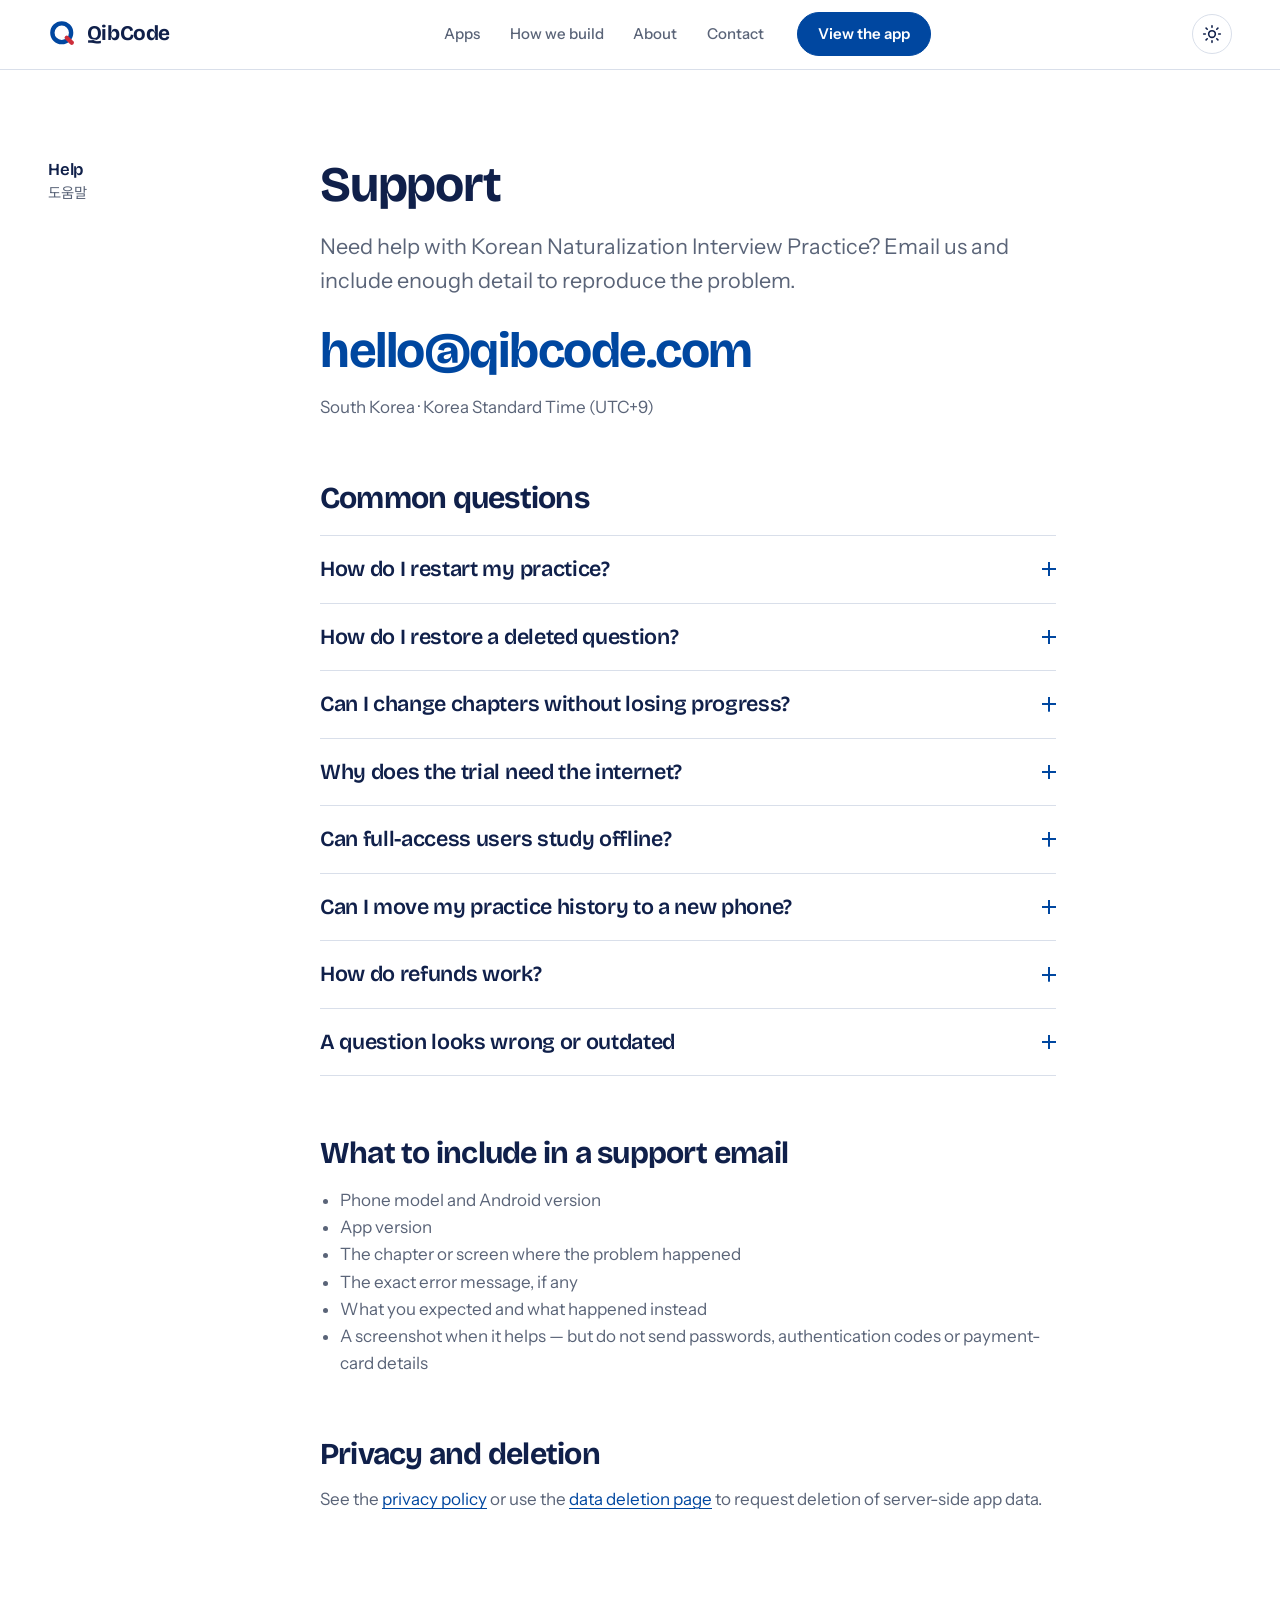
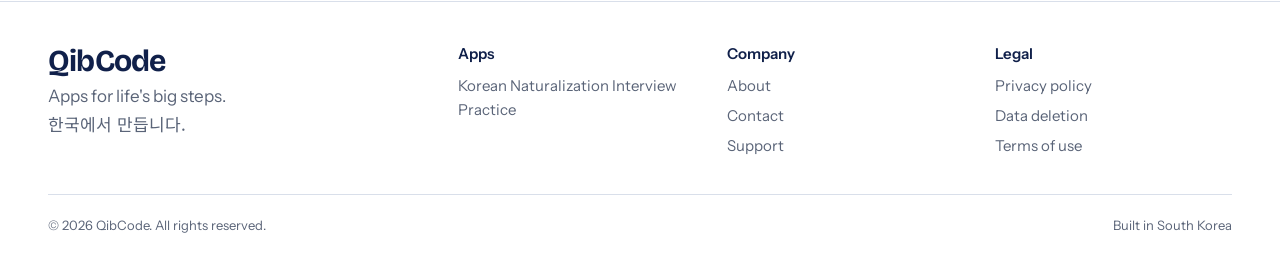
<file: support/index.html>
<!doctype html>
<html lang="en"><head><meta charset="utf-8"><meta name="viewport" content="width=device-width, initial-scale=1, viewport-fit=cover"><title>Support — QibCode</title><meta name="description" content="Support for QibCode apps and Korean Naturalization Interview Practice."><link rel="canonical" href="https://qibcode.com/support/"><meta name="theme-color" content="#ffffff" media="(prefers-color-scheme: light)"><meta name="theme-color" content="#0b1226" media="(prefers-color-scheme: dark)"><link rel="icon" href="../assets/img/favicon.svg" type="image/svg+xml"><link rel="icon" href="../assets/img/icon-192.png" type="image/png" sizes="192x192"><link rel="apple-touch-icon" href="../assets/img/apple-touch-icon.png"><link rel="manifest" href="../site.webmanifest"><link rel="preconnect" href="https://fonts.googleapis.com"><link rel="preconnect" href="https://fonts.gstatic.com" crossorigin><link rel="stylesheet" href="https://fonts.googleapis.com/css2?family=Bricolage+Grotesque:opsz,wght@12..96,500..800&family=Instrument+Sans:ital,wght@0,400..700;1,400..700&family=Noto+Sans+KR:wght@400;500;700&display=swap"><link rel="stylesheet" href="../assets/css/style.css"><script>(function(){try{var t=localStorage.getItem('qib-theme');if(t==='light'||t==='dark')document.documentElement.setAttribute('data-theme',t);}catch(e){}})();</script></head>
<body><a class="skip-link" href="#main">Skip to content</a><header class="nav" data-nav><div class="container nav__inner"><a class="brand" href="../" aria-label="QibCode home"><svg class="brand__mark" viewBox="0 0 48 48" aria-hidden="true"><circle class="brand__ring" cx="22" cy="22" r="15"/><path class="brand__tail" d="M30 30 38 38"/></svg><span>QibCode</span></a><nav class="nav__menu" id="menu" aria-label="Main"><ul class="nav__links"><li><a href="../#apps">Apps</a></li><li><a href="../#approach">How we build</a></li><li><a href="../#about">About</a></li><li><a href="../#contact">Contact</a></li></ul><a class="btn btn--primary nav__cta" href="../apps/korea-naturalization-practice/">View the app</a></nav><div class="nav__tools"><button class="icon-btn" type="button" data-theme-toggle aria-label="Switch theme"><svg class="icon-sun" viewBox="0 0 24 24" aria-hidden="true"><circle cx="12" cy="12" r="4"/><path d="M12 2v2M12 20v2M4.9 4.9l1.4 1.4M17.7 17.7l1.4 1.4M2 12h2M20 12h2M4.9 19.1l1.4-1.4M17.7 6.3l1.4-1.4"/></svg><svg class="icon-moon" viewBox="0 0 24 24" aria-hidden="true"><path d="M21 12.8A9 9 0 1 1 11.2 3a7 7 0 0 0 9.8 9.8z"/></svg></button><button class="icon-btn nav__burger" type="button" data-nav-toggle aria-expanded="false" aria-controls="menu" aria-label="Open menu"><svg class="icon-menu" viewBox="0 0 24 24" aria-hidden="true"><path d="M4 7h16M4 12h16M4 17h16"/></svg><svg class="icon-close" viewBox="0 0 24 24" aria-hidden="true"><path d="M6 6l12 12M18 6 6 18"/></svg></button></div></div></header>
<main id="main"><section class="block" aria-labelledby="page-title"><div class="container block__grid"><h2 class="block__label" id="page-title">Help <span lang="ko">도움말</span></h2><div class="block__body prose"><h1 class="block__title">Support</h1><p class="lead">Need help with Korean Naturalization Interview Practice? Email us and include enough detail to reproduce the problem.</p><a class="contact__mail" href="mailto:hello@qibcode.com?subject=Support">hello@qibcode.com</a><p class="muted">South Korea · Korea Standard Time (UTC+9)</p>
<h2>Common questions</h2><div class="faq">
<details><summary>How do I restart my practice?</summary><p>Use <strong>Start From Scratch</strong>. For the chapters you choose, questions marked Practice Done return to Practice Needed. Questions in Deleted remain deleted so accidental or unwanted questions do not come back.</p></details>
<details><summary>How do I restore a deleted question?</summary><p>Open <strong>Deleted Questions</strong>, tap the question and choose Restore. It returns to Practice Needed.</p></details>
<details><summary>Can I change chapters without losing progress?</summary><p>Yes. Use <strong>Update Practice Chapters</strong> to choose chapters again while keeping your existing Practice Needed, Done and Deleted status.</p></details>
<details><summary>Why does the trial need the internet?</summary><p>The free trial is tied to server-side access and usage verification. This prevents the 15-minute allowance from being reset simply by reinstalling the app or changing local data.</p></details>
<details><summary>Can full-access users study offline?</summary><p>After protected content is downloaded and access is verified, full-access users are designed to be able to continue practice offline. Internet access is still needed for initial verification, downloads, purchase checks and some updates.</p></details>
<details><summary>Can I move my practice history to a new phone?</summary><p>Practice status and resume information are currently stored locally and do not automatically sync between phones. Access is also device-protected. Contact support before or after changing phones if you need help with device registration.</p></details>
<details><summary>How do refunds work?</summary><p>Purchases are processed through Google Play. Refund eligibility and processing follow Google Play's rules. If you have an access problem after a purchase, contact us with the Google Play order ID and the error message — never send payment-card details.</p></details>
<details><summary>A question looks wrong or outdated</summary><p>Email us with the chapter, question name/number if visible, and what you believe should be corrected. We will review it against the relevant source material.</p></details>
</div>
<h2>What to include in a support email</h2><ul><li>Phone model and Android version</li><li>App version</li><li>The chapter or screen where the problem happened</li><li>The exact error message, if any</li><li>What you expected and what happened instead</li><li>A screenshot when it helps — but do not send passwords, authentication codes or payment-card details</li></ul>
<h2>Privacy and deletion</h2><p>See the <a href="../privacy/">privacy policy</a> or use the <a href="../data-deletion/">data deletion page</a> to request deletion of server-side app data.</p>
</div></div></section></main>
<footer class="footer"><div class="container footer__grid"><div><p class="footer__word">QibCode</p><p class="muted">Apps for life's big steps.<br><span lang="ko">한국에서 만듭니다.</span></p></div><div><h2 class="footer__h">Apps</h2><ul><li><a href="../apps/korea-naturalization-practice/">Korean Naturalization Interview Practice</a></li></ul></div><div><h2 class="footer__h">Company</h2><ul><li><a href="../#about">About</a></li><li><a href="../#contact">Contact</a></li><li><a href="./">Support</a></li></ul></div><div><h2 class="footer__h">Legal</h2><ul><li><a href="../privacy/">Privacy policy</a></li><li><a href="../data-deletion/">Data deletion</a></li><li><a href="../terms/">Terms of use</a></li></ul></div></div><div class="container footer__bottom"><span>© <span data-year>2026</span> QibCode. All rights reserved.</span><span>Built in South Korea</span></div></footer><script src="../assets/js/main.js" defer></script></body></html>
</file>
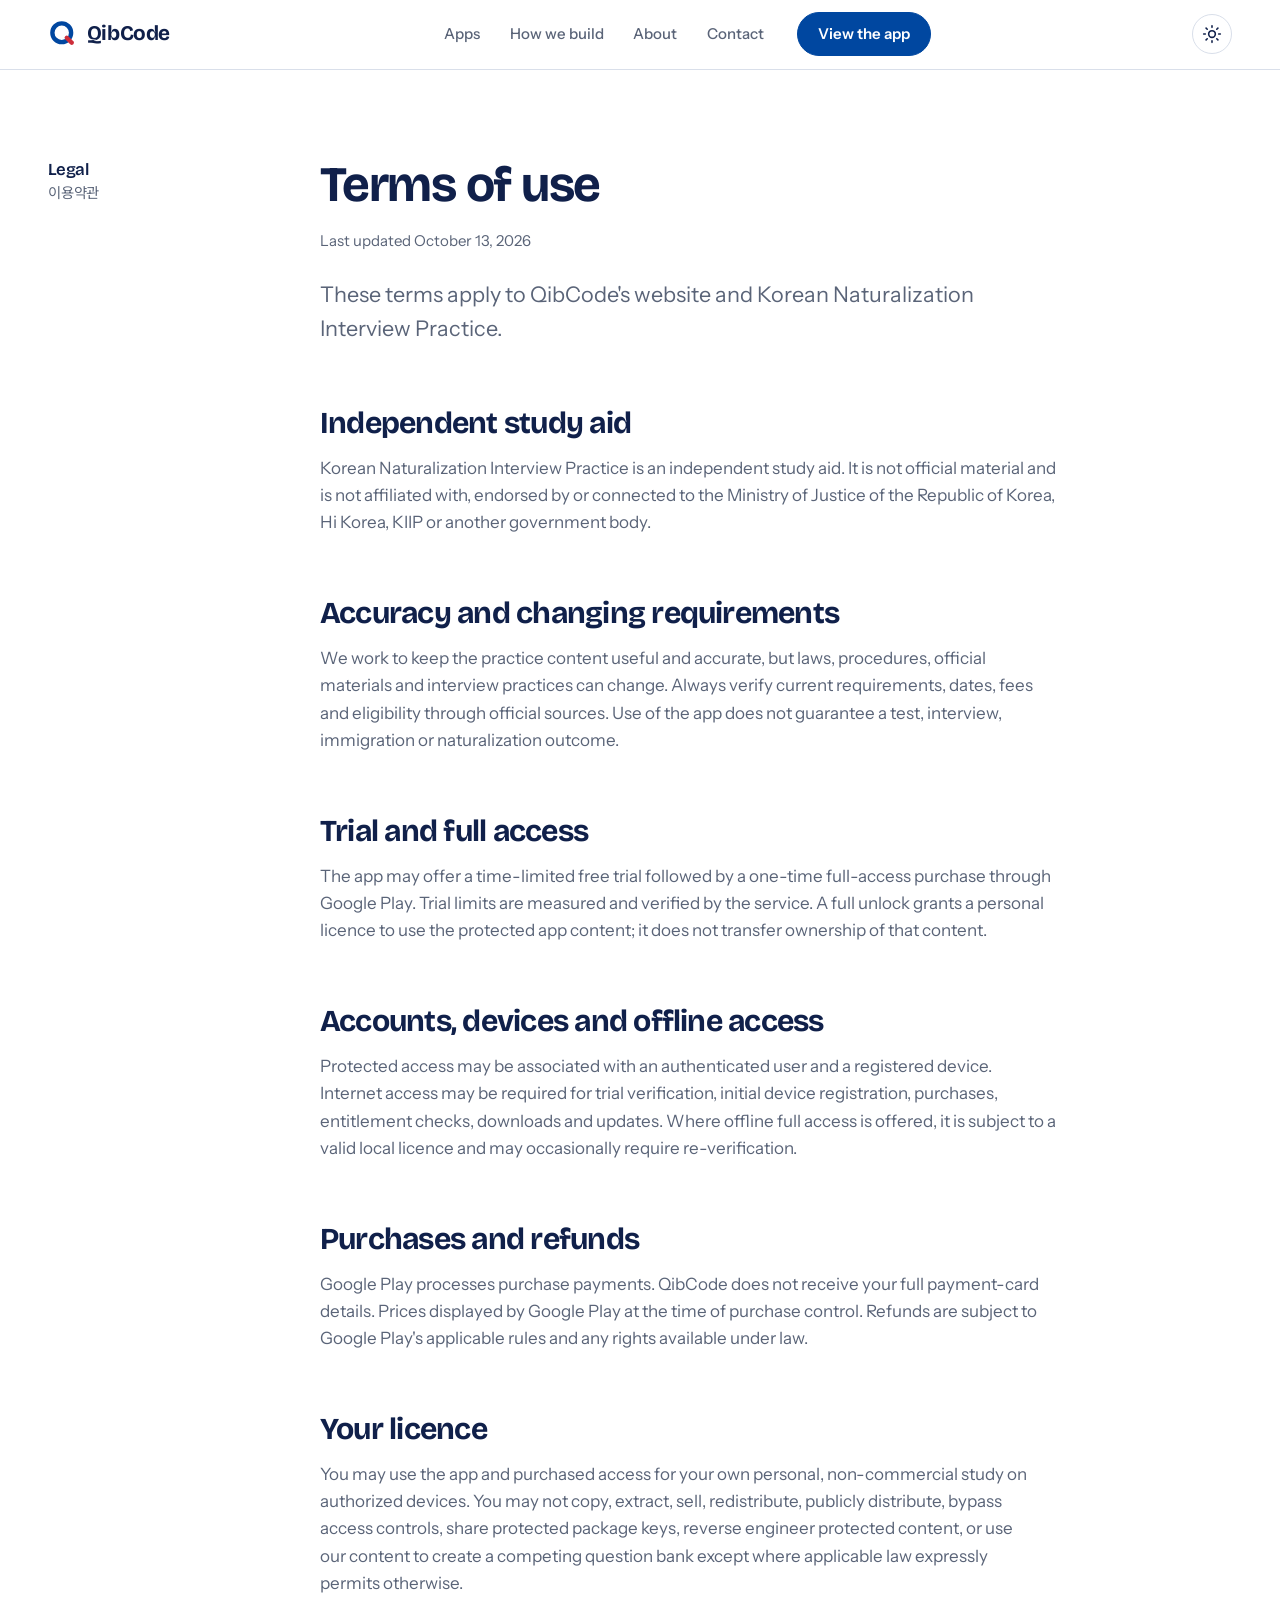
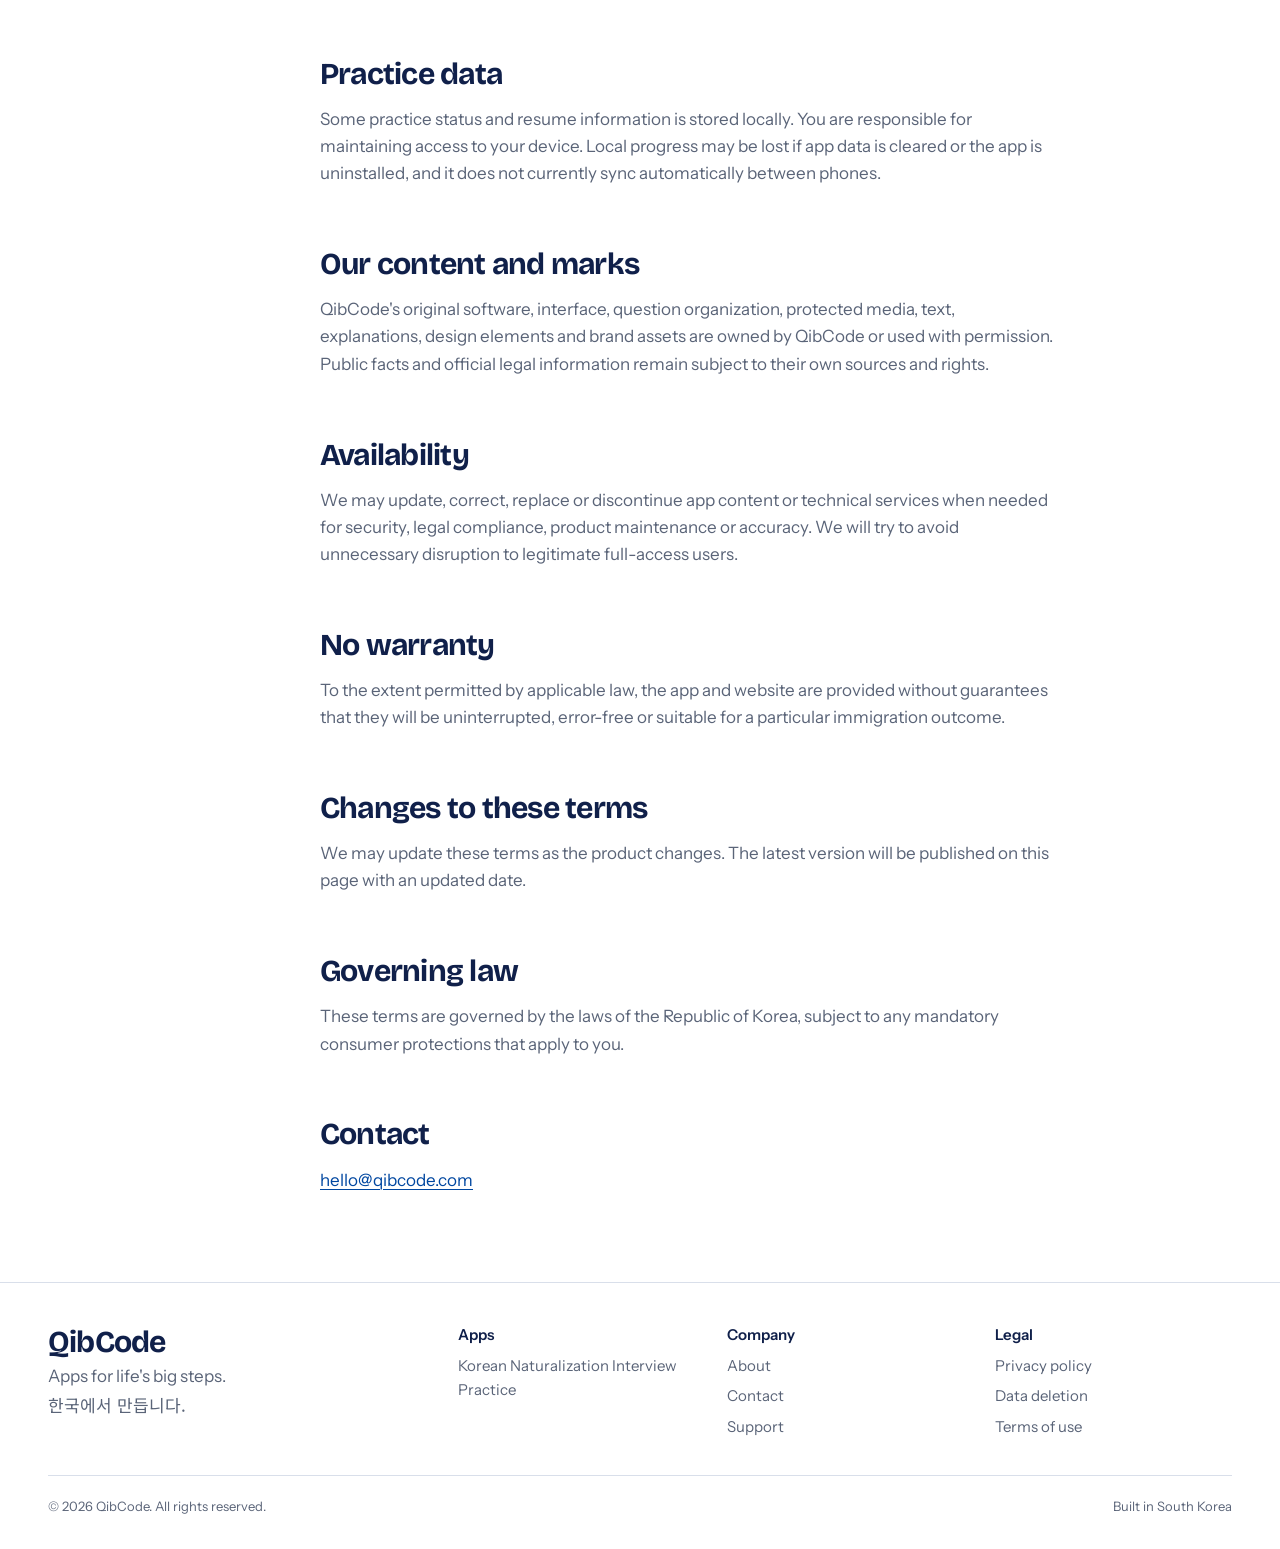
<file: terms/index.html>
<!doctype html>
<html lang="en"><head><meta charset="utf-8"><meta name="viewport" content="width=device-width, initial-scale=1, viewport-fit=cover"><title>Terms of use — QibCode</title><meta name="description" content="Terms of use for QibCode and Korean Naturalization Interview Practice."><link rel="canonical" href="https://qibcode.com/terms/"><meta name="theme-color" content="#ffffff" media="(prefers-color-scheme: light)"><meta name="theme-color" content="#0b1226" media="(prefers-color-scheme: dark)"><link rel="icon" href="../assets/img/favicon.svg" type="image/svg+xml"><link rel="icon" href="../assets/img/icon-192.png" type="image/png" sizes="192x192"><link rel="apple-touch-icon" href="../assets/img/apple-touch-icon.png"><link rel="manifest" href="../site.webmanifest"><link rel="preconnect" href="https://fonts.googleapis.com"><link rel="preconnect" href="https://fonts.gstatic.com" crossorigin><link rel="stylesheet" href="https://fonts.googleapis.com/css2?family=Bricolage+Grotesque:opsz,wght@12..96,500..800&family=Instrument+Sans:ital,wght@0,400..700;1,400..700&family=Noto+Sans+KR:wght@400;500;700&display=swap"><link rel="stylesheet" href="../assets/css/style.css"><script>(function(){try{var t=localStorage.getItem('qib-theme');if(t==='light'||t==='dark')document.documentElement.setAttribute('data-theme',t);}catch(e){}})();</script></head>
<body><a class="skip-link" href="#main">Skip to content</a><header class="nav" data-nav><div class="container nav__inner"><a class="brand" href="../" aria-label="QibCode home"><svg class="brand__mark" viewBox="0 0 48 48" aria-hidden="true"><circle class="brand__ring" cx="22" cy="22" r="15"/><path class="brand__tail" d="M30 30 38 38"/></svg><span>QibCode</span></a><nav class="nav__menu" id="menu" aria-label="Main"><ul class="nav__links"><li><a href="../#apps">Apps</a></li><li><a href="../#approach">How we build</a></li><li><a href="../#about">About</a></li><li><a href="../#contact">Contact</a></li></ul><a class="btn btn--primary nav__cta" href="../apps/korea-naturalization-practice/">View the app</a></nav><div class="nav__tools"><button class="icon-btn" type="button" data-theme-toggle aria-label="Switch theme"><svg class="icon-sun" viewBox="0 0 24 24" aria-hidden="true"><circle cx="12" cy="12" r="4"/><path d="M12 2v2M12 20v2M4.9 4.9l1.4 1.4M17.7 17.7l1.4 1.4M2 12h2M20 12h2M4.9 19.1l1.4-1.4M17.7 6.3l1.4-1.4"/></svg><svg class="icon-moon" viewBox="0 0 24 24" aria-hidden="true"><path d="M21 12.8A9 9 0 1 1 11.2 3a7 7 0 0 0 9.8 9.8z"/></svg></button><button class="icon-btn nav__burger" type="button" data-nav-toggle aria-expanded="false" aria-controls="menu" aria-label="Open menu"><svg class="icon-menu" viewBox="0 0 24 24" aria-hidden="true"><path d="M4 7h16M4 12h16M4 17h16"/></svg><svg class="icon-close" viewBox="0 0 24 24" aria-hidden="true"><path d="M6 6l12 12M18 6 6 18"/></svg></button></div></div></header>
<main id="main"><section class="block" aria-labelledby="page-title"><div class="container block__grid"><h2 class="block__label" id="page-title">Legal <span lang="ko">이용약관</span></h2><div class="block__body prose"><h1 class="block__title">Terms of use</h1><p class="updated muted">Last updated October 13, 2026</p><p class="lead">These terms apply to QibCode's website and Korean Naturalization Interview Practice.</p>
<h2>Independent study aid</h2><p>Korean Naturalization Interview Practice is an independent study aid. It is not official material and is not affiliated with, endorsed by or connected to the Ministry of Justice of the Republic of Korea, Hi Korea, KIIP or another government body.</p>
<h2>Accuracy and changing requirements</h2><p>We work to keep the practice content useful and accurate, but laws, procedures, official materials and interview practices can change. Always verify current requirements, dates, fees and eligibility through official sources. Use of the app does not guarantee a test, interview, immigration or naturalization outcome.</p>
<h2>Trial and full access</h2><p>The app may offer a time-limited free trial followed by a one-time full-access purchase through Google Play. Trial limits are measured and verified by the service. A full unlock grants a personal licence to use the protected app content; it does not transfer ownership of that content.</p>
<h2>Accounts, devices and offline access</h2><p>Protected access may be associated with an authenticated user and a registered device. Internet access may be required for trial verification, initial device registration, purchases, entitlement checks, downloads and updates. Where offline full access is offered, it is subject to a valid local licence and may occasionally require re-verification.</p>
<h2>Purchases and refunds</h2><p>Google Play processes purchase payments. QibCode does not receive your full payment-card details. Prices displayed by Google Play at the time of purchase control. Refunds are subject to Google Play's applicable rules and any rights available under law.</p>
<h2>Your licence</h2><p>You may use the app and purchased access for your own personal, non-commercial study on authorized devices. You may not copy, extract, sell, redistribute, publicly distribute, bypass access controls, share protected package keys, reverse engineer protected content, or use our content to create a competing question bank except where applicable law expressly permits otherwise.</p>
<h2>Practice data</h2><p>Some practice status and resume information is stored locally. You are responsible for maintaining access to your device. Local progress may be lost if app data is cleared or the app is uninstalled, and it does not currently sync automatically between phones.</p>
<h2>Our content and marks</h2><p>QibCode's original software, interface, question organization, protected media, text, explanations, design elements and brand assets are owned by QibCode or used with permission. Public facts and official legal information remain subject to their own sources and rights.</p>
<h2>Availability</h2><p>We may update, correct, replace or discontinue app content or technical services when needed for security, legal compliance, product maintenance or accuracy. We will try to avoid unnecessary disruption to legitimate full-access users.</p>
<h2>No warranty</h2><p>To the extent permitted by applicable law, the app and website are provided without guarantees that they will be uninterrupted, error-free or suitable for a particular immigration outcome.</p>
<h2>Changes to these terms</h2><p>We may update these terms as the product changes. The latest version will be published on this page with an updated date.</p>
<h2>Governing law</h2><p>These terms are governed by the laws of the Republic of Korea, subject to any mandatory consumer protections that apply to you.</p>
<h2>Contact</h2><p><a href="mailto:hello@qibcode.com">hello@qibcode.com</a></p>
</div></div></section></main>
<footer class="footer"><div class="container footer__grid"><div><p class="footer__word">QibCode</p><p class="muted">Apps for life's big steps.<br><span lang="ko">한국에서 만듭니다.</span></p></div><div><h2 class="footer__h">Apps</h2><ul><li><a href="../apps/korea-naturalization-practice/">Korean Naturalization Interview Practice</a></li></ul></div><div><h2 class="footer__h">Company</h2><ul><li><a href="../#about">About</a></li><li><a href="../#contact">Contact</a></li><li><a href="../support/">Support</a></li></ul></div><div><h2 class="footer__h">Legal</h2><ul><li><a href="../privacy/">Privacy policy</a></li><li><a href="../data-deletion/">Data deletion</a></li><li><a href="./">Terms of use</a></li></ul></div></div><div class="container footer__bottom"><span>© <span data-year>2026</span> QibCode. All rights reserved.</span><span>Built in South Korea</span></div></footer><script src="../assets/js/main.js" defer></script></body></html>
</file>
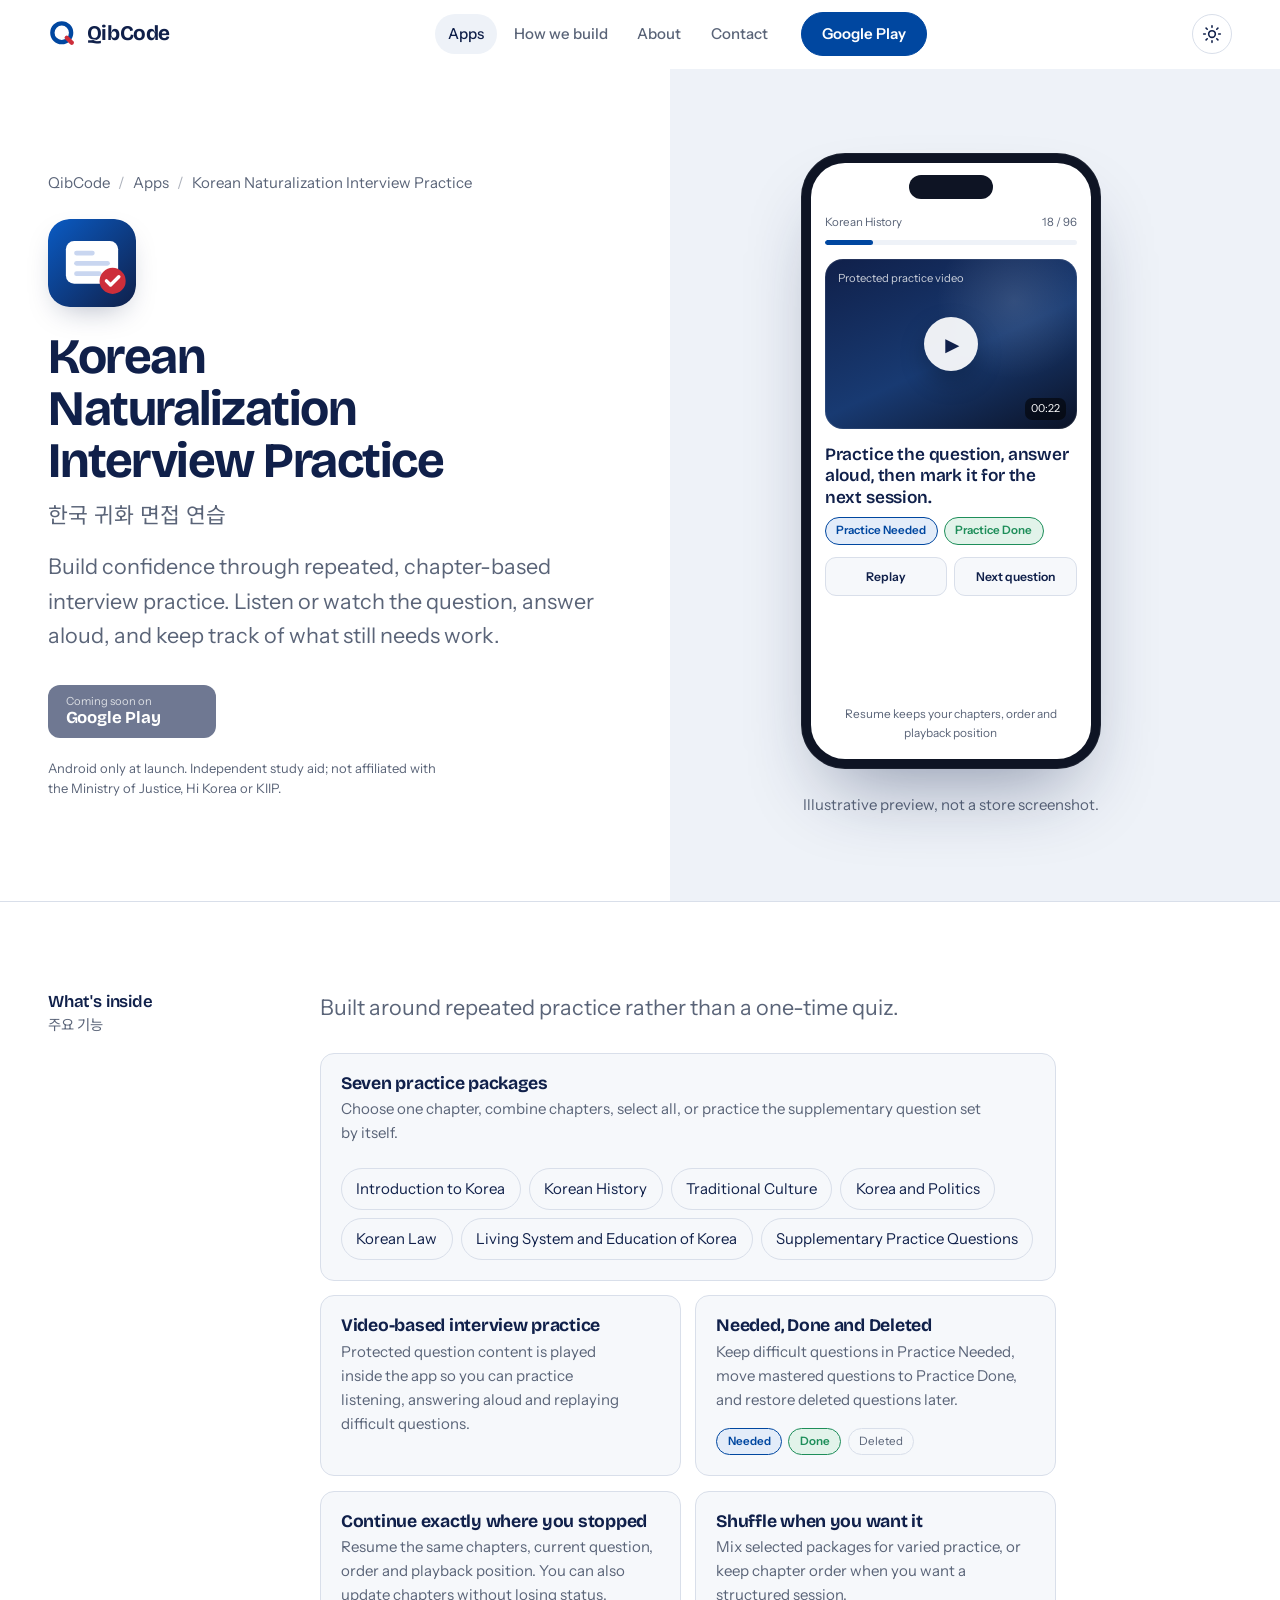
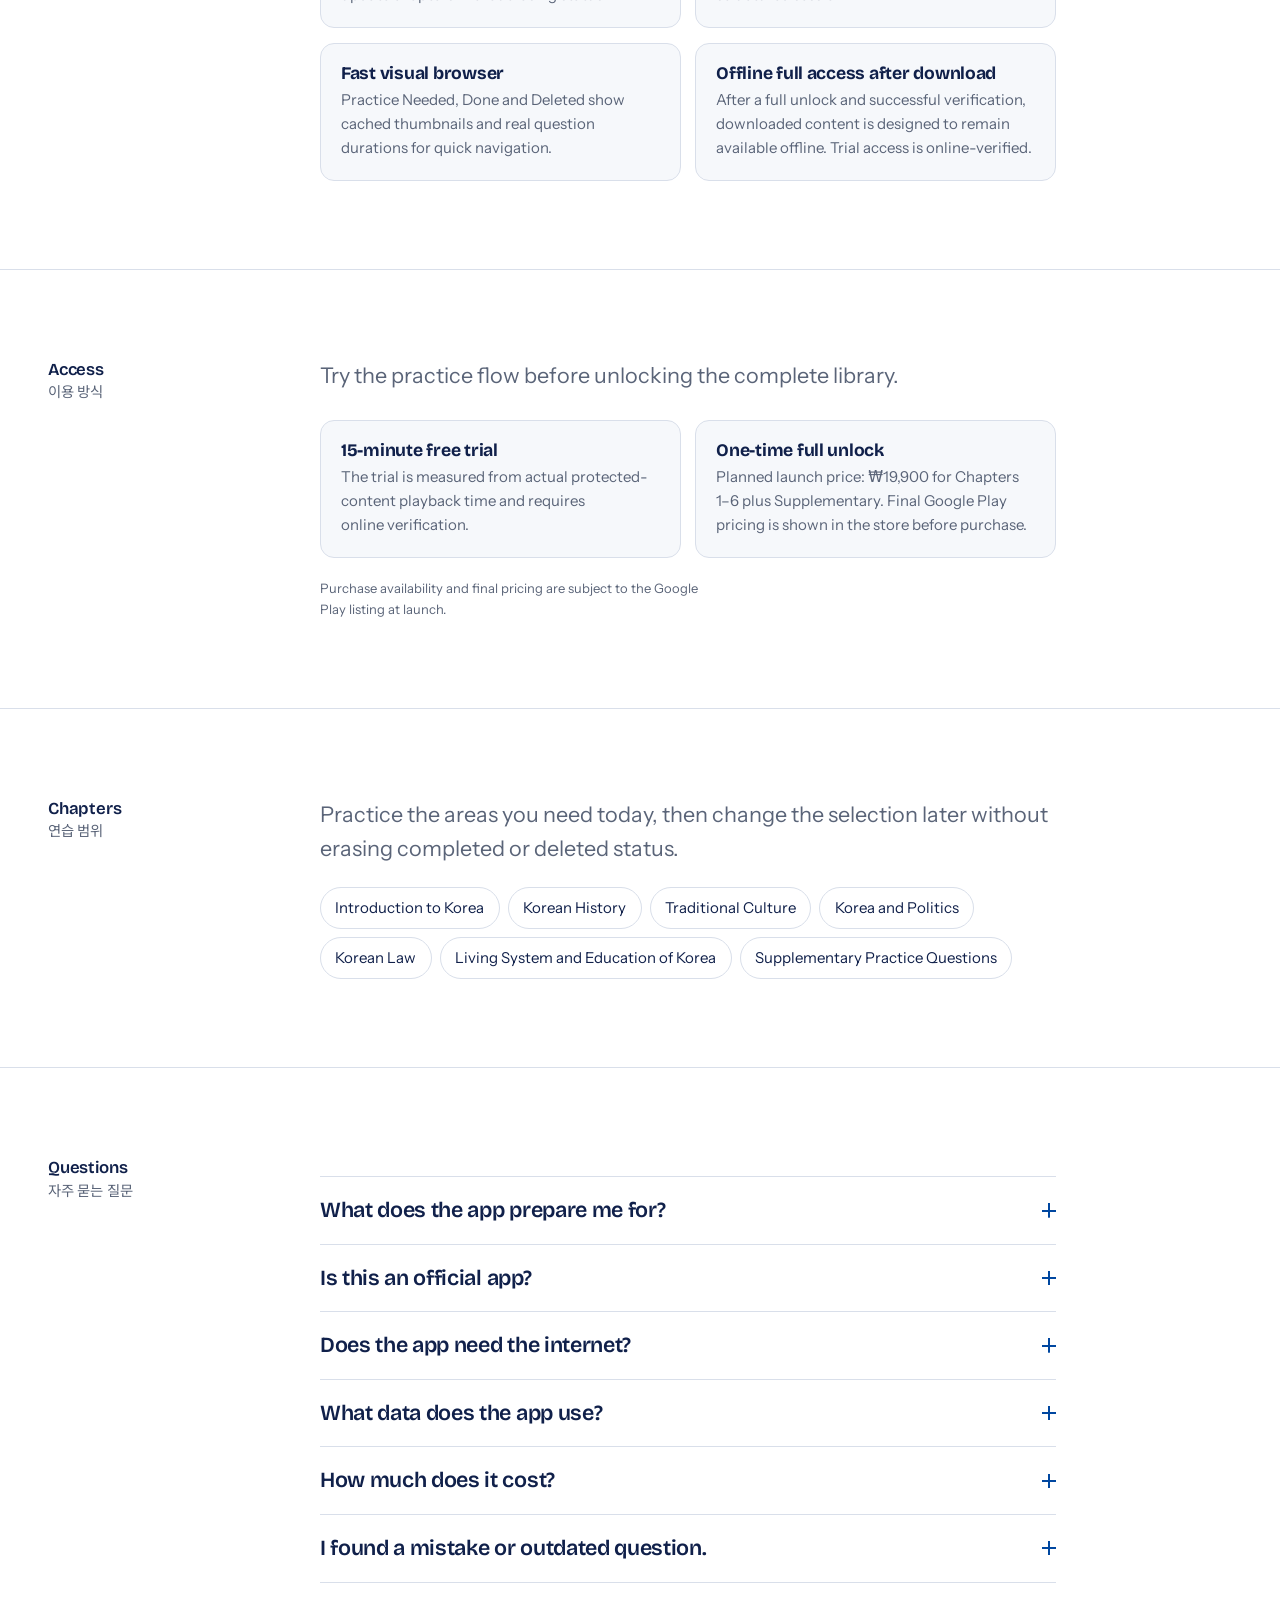
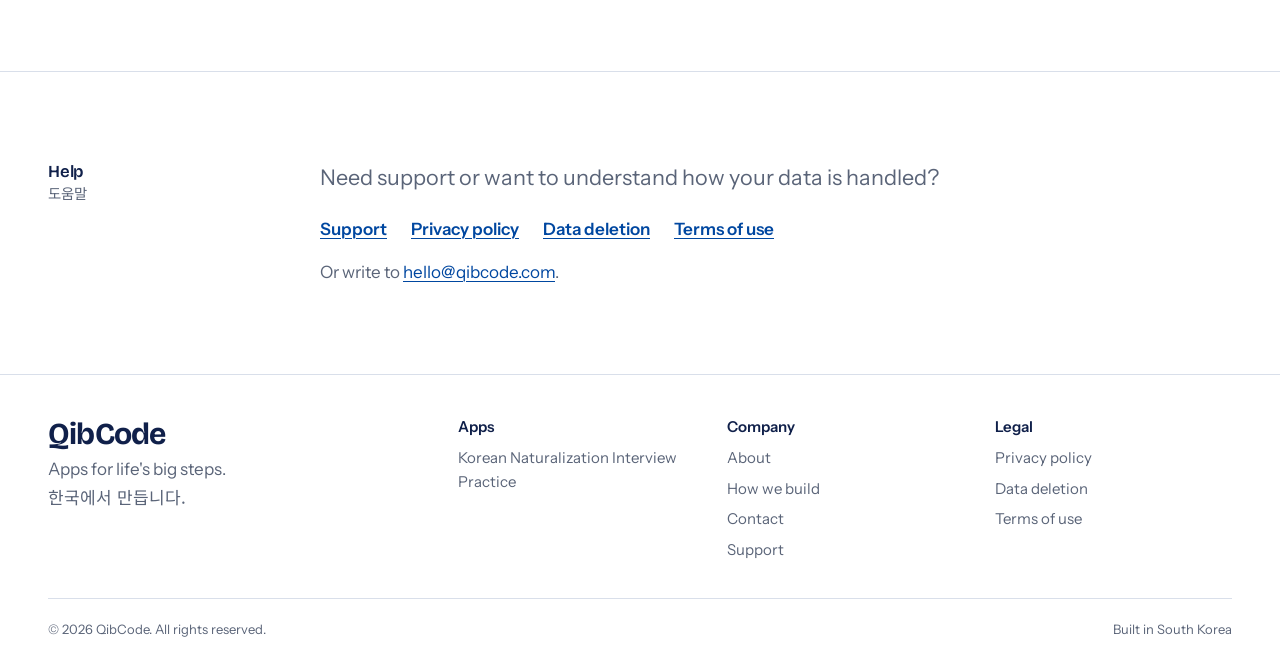
<file: apps/korea-naturalization-practice/index.html>
<!doctype html>
<html lang="en">
<head>
  <meta charset="utf-8">
  <meta name="viewport" content="width=device-width, initial-scale=1, viewport-fit=cover">
  <title>Korean Naturalization Interview Practice — QibCode</title>
  <meta name="description" content="Korean Naturalization Interview Practice by QibCode: chapter-based protected video practice, progress tracking, resume, shuffle, supplementary questions and offline access after full unlock on Android.">
  <link rel="canonical" href="https://qibcode.com/apps/korea-naturalization-practice/">
  <meta name="theme-color" content="#ffffff" media="(prefers-color-scheme: light)">
  <meta name="theme-color" content="#0b1226" media="(prefers-color-scheme: dark)">
  <meta property="og:type" content="website">
  <meta property="og:site_name" content="QibCode">
  <meta property="og:title" content="Korean Naturalization Interview Practice">
  <meta property="og:description" content="Android practice app for Korean naturalization interview preparation with chapter selection, protected video questions and simple progress tracking.">
  <meta property="og:url" content="https://qibcode.com/apps/korea-naturalization-practice/">
  <meta property="og:image" content="https://qibcode.com/assets/img/og-image.png">
  <meta property="og:image:width" content="1200">
  <meta property="og:image:height" content="630">
  <meta name="twitter:card" content="summary_large_image">
  <meta name="twitter:title" content="Korean Naturalization Interview Practice">
  <meta name="twitter:description" content="Chapter-based Korean naturalization interview practice for Android.">
  <meta name="twitter:image" content="https://qibcode.com/assets/img/og-image.png">
  <link rel="icon" href="../../assets/img/favicon.svg" type="image/svg+xml">
  <link rel="icon" href="../../assets/img/icon-192.png" type="image/png" sizes="192x192">
  <link rel="apple-touch-icon" href="../../assets/img/apple-touch-icon.png">
  <link rel="manifest" href="../../site.webmanifest">
  <link rel="preconnect" href="https://fonts.googleapis.com">
  <link rel="preconnect" href="https://fonts.gstatic.com" crossorigin>
  <link rel="stylesheet" href="https://fonts.googleapis.com/css2?family=Bricolage+Grotesque:opsz,wght@12..96,500..800&family=Instrument+Sans:ital,wght@0,400..700;1,400..700&family=Noto+Sans+KR:wght@400;500;700&display=swap">
  <link rel="stylesheet" href="../../assets/css/style.css">
  <script>(function(){try{var t=localStorage.getItem('qib-theme');if(t==='light'||t==='dark')document.documentElement.setAttribute('data-theme',t);}catch(e){}})();</script>
  <script type="application/ld+json">
  {
    "@context": "https://schema.org",
    "@type": "SoftwareApplication",
    "name": "Korean Naturalization Interview Practice",
    "alternateName": "한국 귀화 면접 연습",
    "applicationCategory": "EducationalApplication",
    "operatingSystem": "Android",
    "url": "https://qibcode.com/apps/korea-naturalization-practice/",
    "description": "Chapter-based protected video practice for Korean naturalization interview preparation with progress tracking and resume.",
    "publisher": { "@type": "Organization", "name": "QibCode", "url": "https://qibcode.com/" }
  }
  </script>
</head>
<body>
  <a class="skip-link" href="#main">Skip to content</a>
  <header class="nav" data-nav>
    <div class="container nav__inner">
      <a class="brand" href="../../" aria-label="QibCode home"><svg class="brand__mark" viewBox="0 0 48 48" aria-hidden="true"><circle class="brand__ring" cx="22" cy="22" r="15"/><path class="brand__tail" d="M30 30 38 38"/></svg><span>QibCode</span></a>
      <nav class="nav__menu" id="menu" aria-label="Main"><ul class="nav__links"><li><a href="../../#apps" aria-current="page">Apps</a></li><li><a href="../../#approach">How we build</a></li><li><a href="../../#about">About</a></li><li><a href="../../#contact">Contact</a></li></ul><a class="btn btn--primary nav__cta" href="#download">Google Play</a></nav>
      <div class="nav__tools"><button class="icon-btn" type="button" data-theme-toggle aria-label="Switch theme"><svg class="icon-sun" viewBox="0 0 24 24" aria-hidden="true"><circle cx="12" cy="12" r="4"/><path d="M12 2v2M12 20v2M4.9 4.9l1.4 1.4M17.7 17.7l1.4 1.4M2 12h2M20 12h2M4.9 19.1l1.4-1.4M17.7 6.3l1.4-1.4"/></svg><svg class="icon-moon" viewBox="0 0 24 24" aria-hidden="true"><path d="M21 12.8A9 9 0 1 1 11.2 3a7 7 0 0 0 9.8 9.8z"/></svg></button><button class="icon-btn nav__burger" type="button" data-nav-toggle aria-expanded="false" aria-controls="menu" aria-label="Open menu"><svg class="icon-menu" viewBox="0 0 24 24" aria-hidden="true"><path d="M4 7h16M4 12h16M4 17h16"/></svg><svg class="icon-close" viewBox="0 0 24 24" aria-hidden="true"><path d="M6 6l12 12M18 6 6 18"/></svg></button></div>
    </div>
  </header>

  <main id="main">
    <section class="hero" aria-labelledby="app-title">
      <div class="container hero__grid">
        <div class="hero__copy">
          <ol class="crumbs" aria-label="Breadcrumb"><li><a href="../../">QibCode</a></li><li><a href="../../#apps">Apps</a></li><li aria-current="page">Korean Naturalization Interview Practice</li></ol>
          <img class="app-hero__icon" src="../../assets/img/app-icon.svg" alt="" width="88" height="88">
          <h1 class="hero__title hero__title--app" id="app-title">Korean Naturalization Interview Practice<span class="hero__title-ko" lang="ko">한국 귀화 면접 연습</span></h1>
          <p class="hero__lead">Build confidence through repeated, chapter-based interview practice. Listen or watch the question, answer aloud, and keep track of what still needs work.</p>
          <div class="stores" id="download"><span class="store store--soon"><span><small>Coming soon on</small><strong>Google Play</strong></span></span></div>
          <p class="small-print">Android only at launch. Independent study aid; not affiliated with the Ministry of Justice, Hi Korea or KIIP.</p>
        </div>
        <div class="hero__stage">
          <div class="phone" aria-label="Illustrative preview of the practice experience"><div class="phone__screen"><div class="app practice-preview"><div class="app__top"><span>Korean History</span><span>18 / 96</span></div><div class="app__bar"><span style="width:19%"></span></div><div class="preview-video" aria-hidden="true"><span class="preview-video__label">Protected practice video</span><span class="preview-video__play">▶</span><span class="preview-video__time">00:22</span></div><p class="app__q">Practice the question, answer aloud, then mark it for the next session.</p><div class="preview-status"><span class="status-chip status-chip--needed">Practice Needed</span><span class="status-chip status-chip--done">Practice Done</span></div><div class="preview-actions" aria-hidden="true"><span>Replay</span><span>Next question</span></div><p class="app__hint">Resume keeps your chapters, order and playback position</p></div></div></div>
          <p class="hero__caption">Illustrative preview, not a store screenshot.</p>
        </div>
      </div>
    </section>

    <section class="block" id="features" aria-labelledby="features-title"><div class="container block__grid"><h2 class="block__label" id="features-title">What's inside <span lang="ko">주요 기능</span></h2><div class="block__body"><p class="lead">Built around repeated practice rather than a one-time quiz.</p><div class="tiles">
      <div class="tile tile--wide"><div><h3>Seven practice packages</h3><p>Choose one chapter, combine chapters, select all, or practice the supplementary question set by itself.</p></div><ul class="pills compact-pills"><li class="pill">Introduction to Korea</li><li class="pill">Korean History</li><li class="pill">Traditional Culture</li><li class="pill">Korea and Politics</li><li class="pill">Korean Law</li><li class="pill">Living System and Education of Korea</li><li class="pill">Supplementary Practice Questions</li></ul></div>
      <div class="tile"><div><h3>Video-based interview practice</h3><p>Protected question content is played inside the app so you can practice listening, answering aloud and replaying difficult questions.</p></div></div>
      <div class="tile"><div><h3>Needed, Done and Deleted</h3><p>Keep difficult questions in Practice Needed, move mastered questions to Practice Done, and restore deleted questions later.</p></div><div class="tile__ui preview-status" aria-hidden="true"><span class="status-chip status-chip--needed">Needed</span><span class="status-chip status-chip--done">Done</span><span class="status-chip">Deleted</span></div></div>
      <div class="tile"><div><h3>Continue exactly where you stopped</h3><p>Resume the same chapters, current question, order and playback position. You can also update chapters without losing status.</p></div></div>
      <div class="tile"><div><h3>Shuffle when you want it</h3><p>Mix selected packages for varied practice, or keep chapter order when you want a structured session.</p></div></div>
      <div class="tile"><div><h3>Fast visual browser</h3><p>Practice Needed, Done and Deleted show cached thumbnails and real question durations for quick navigation.</p></div></div>
      <div class="tile"><div><h3>Offline full access after download</h3><p>After a full unlock and successful verification, downloaded content is designed to remain available offline. Trial access is online-verified.</p></div></div>
    </div></div></div></section>

    <section class="block" id="access" aria-labelledby="access-title"><div class="container block__grid"><h2 class="block__label" id="access-title">Access <span lang="ko">이용 방식</span></h2><div class="block__body"><p class="lead">Try the practice flow before unlocking the complete library.</p><div class="tiles"><div class="tile"><div><h3>15-minute free trial</h3><p>The trial is measured from actual protected-content playback time and requires online verification.</p></div></div><div class="tile"><div><h3>One-time full unlock</h3><p>Planned launch price: ₩19,900 for Chapters 1–6 plus Supplementary. Final Google Play pricing is shown in the store before purchase.</p></div></div></div><p class="small-print">Purchase availability and final pricing are subject to the Google Play listing at launch.</p></div></div></section>

    <section class="block" id="chapters" aria-labelledby="chapters-title"><div class="container block__grid"><h2 class="block__label" id="chapters-title">Chapters <span lang="ko">연습 범위</span></h2><div class="block__body"><p class="lead">Practice the areas you need today, then change the selection later without erasing completed or deleted status.</p><ul class="pills"><li class="pill">Introduction to Korea</li><li class="pill">Korean History</li><li class="pill">Traditional Culture</li><li class="pill">Korea and Politics</li><li class="pill">Korean Law</li><li class="pill">Living System and Education of Korea</li><li class="pill">Supplementary Practice Questions</li></ul></div></div></section>

    <section class="block" id="faq" aria-labelledby="faq-title"><div class="container block__grid"><h2 class="block__label" id="faq-title">Questions <span lang="ko">자주 묻는 질문</span></h2><div class="block__body faq">
      <details><summary>What does the app prepare me for?</summary><p>It is designed for Korean naturalization interview practice and the general knowledge commonly studied for naturalization preparation. It is an independent study aid, not an official government test or KIIP course.</p></details>
      <details><summary>Is this an official app?</summary><p>No. QibCode is independent and is not affiliated with or endorsed by the Ministry of Justice, Hi Korea, KIIP or another government body. Always confirm current legal and immigration requirements with official sources.</p></details>
      <details><summary>Does the app need the internet?</summary><p>The free trial requires online verification. Full-access users need a connection for initial access verification, protected content download, purchase verification and some updates; downloaded full-access content is designed for offline practice afterward.</p></details>
      <details><summary>What data does the app use?</summary><p>The app uses Firebase-backed account/access and device-registration data to manage protected content, trial usage and entitlement. Practice state such as Needed, Done, Deleted and resume information is stored locally on the device. See the <a href="../../privacy/">privacy policy</a> for details.</p></details>
      <details><summary>How much does it cost?</summary><p>The launch plan is a 15-minute free trial followed by a ₩19,900 one-time full unlock. The final price shown by Google Play at purchase time controls.</p></details>
      <details><summary>I found a mistake or outdated question.</summary><p>Please <a href="mailto:hello@qibcode.com?subject=Question%20correction">email us</a> with enough information to identify the question and what you believe should be corrected.</p></details>
    </div></div></section>

    <section class="block" id="help" aria-labelledby="help-title"><div class="container block__grid"><h2 class="block__label" id="help-title">Help <span lang="ko">도움말</span></h2><div class="block__body"><p class="lead">Need support or want to understand how your data is handled?</p><ul class="contact__links"><li><a href="../../support/">Support</a></li><li><a href="../../privacy/">Privacy policy</a></li><li><a href="../../data-deletion/">Data deletion</a></li><li><a href="../../terms/">Terms of use</a></li></ul><p class="muted">Or write to <a href="mailto:hello@qibcode.com">hello@qibcode.com</a>.</p></div></div></section>
  </main>

  <footer class="footer"><div class="container footer__grid"><div><p class="footer__word">QibCode</p><p class="muted">Apps for life's big steps.<br><span lang="ko">한국에서 만듭니다.</span></p></div><div><h2 class="footer__h">Apps</h2><ul><li><a href="./">Korean Naturalization Interview Practice</a></li></ul></div><div><h2 class="footer__h">Company</h2><ul><li><a href="../../#about">About</a></li><li><a href="../../#approach">How we build</a></li><li><a href="../../#contact">Contact</a></li><li><a href="../../support/">Support</a></li></ul></div><div><h2 class="footer__h">Legal</h2><ul><li><a href="../../privacy/">Privacy policy</a></li><li><a href="../../data-deletion/">Data deletion</a></li><li><a href="../../terms/">Terms of use</a></li></ul></div></div><div class="container footer__bottom"><span>© <span data-year>2026</span> QibCode. All rights reserved.</span><span>Built in South Korea</span></div></footer>
  <script src="../../assets/js/main.js" defer></script>
</body>
</html>
</file>
<file: assets/css/style.css>
/* ============================================================
   QibCode — stylesheet
   No framework, no build step. Start with the tokens below.
   ============================================================ */

/* ---------- 1. Tokens ---------- */
:root {
  --font-display: "Bricolage Grotesque", "Instrument Sans", system-ui, sans-serif;
  --font-body: "Instrument Sans", system-ui, -apple-system, "Segoe UI", Roboto, sans-serif;
  --font-ko: "Noto Sans KR", "Apple SD Gothic Neo", "Malgun Gothic", "Noto Sans CJK KR", sans-serif;

  --text-xs: .8125rem;
  --text-s: .9375rem;
  --text-m: 1.0625rem;
  --text-l: clamp(1.15rem, 1rem + .6vw, 1.35rem);
  --text-xl: clamp(1.45rem, 1.2rem + 1vw, 1.9rem);
  --text-2xl: clamp(2rem, 1.5rem + 2.2vw, 3.1rem);
  --text-3xl: clamp(2.75rem, 1.9rem + 4.6vw, 5.25rem);

  --container: 74rem;
  --gutter: clamp(1.25rem, 4vw, 2.5rem);
  --nav-h: 4.25rem;

  --r-tile: 14px;
  --r-phone: 44px;
  --r-pill: 999px;

  /* Light palette: white paper, navy ink, the two colours of the Taegeuk. */
  --bg: #FFFFFF;
  --mist: #EEF2F8;
  --surface: #F6F8FB;
  --ink: #10204A;
  --muted: #5A6478;
  --line: #D9DFEA;
  --blue: #0047A0;
  --on-blue: #FFFFFF;
  --blue-soft: #E3ECF9;
  --red: #CD2E3A;
  --red-soft: #FBE6E8;
  --green: #1E8E5A;
  --green-soft: #E2F3EA;
  --bezel: #0E1424;
  --phone-shadow: 0 40px 80px -30px rgba(16, 32, 74, .45);
  --focus: 0 0 0 3px rgba(0, 71, 160, .35);
  color-scheme: light;
}

@media (prefers-color-scheme: dark) {
  :root:not([data-theme="light"]) {
    --bg: #0B1226;
    --mist: #121B38;
    --surface: #161F3E;
    --ink: #EEF1F8;
    --muted: #9AA6C2;
    --line: #27325A;
    --blue: #3B7BEA;
    --on-blue: #FFFFFF;
    --blue-soft: #1A2A55;
    --red: #F26B74;
    --red-soft: #3C1A24;
    --green: #3DBE7E;
    --green-soft: #15382A;
    --bezel: #1E2847;
    --phone-shadow: 0 40px 80px -30px rgba(0, 0, 0, .7), 0 0 0 1px rgba(255, 255, 255, .14);
    --focus: 0 0 0 3px rgba(107, 155, 255, .5);
    color-scheme: dark;
  }
}
:root[data-theme="dark"] {
  --bg: #0B1226;
  --mist: #121B38;
  --surface: #161F3E;
  --ink: #EEF1F8;
  --muted: #9AA6C2;
  --line: #27325A;
  --blue: #3B7BEA;
  --on-blue: #FFFFFF;
  --blue-soft: #1A2A55;
  --red: #F26B74;
  --red-soft: #3C1A24;
  --green: #3DBE7E;
  --green-soft: #15382A;
  --bezel: #1E2847;
  --phone-shadow: 0 40px 80px -30px rgba(0, 0, 0, .7), 0 0 0 1px rgba(255, 255, 255, .14);
  --focus: 0 0 0 3px rgba(107, 155, 255, .5);
  color-scheme: dark;
}

/* ---------- 2. Base ---------- */
*, *::before, *::after { box-sizing: border-box; }

html {
  -webkit-text-size-adjust: 100%;
  scroll-behavior: smooth;
  scroll-padding-top: calc(var(--nav-h) + env(safe-area-inset-top, 0px) + 1rem);
  padding-top: env(safe-area-inset-top, 0px);
  padding-bottom: env(safe-area-inset-bottom, 0px);
  background: var(--bg);
}

body {
  margin: 0;
  font-family: var(--font-body);
  font-size: var(--text-m);
  line-height: 1.6;
  color: var(--ink);
  background: var(--bg);
  -webkit-font-smoothing: antialiased;
  text-rendering: optimizeLegibility;
}

h1, h2, h3 {
  font-family: var(--font-display);
  font-optical-sizing: auto;
  font-weight: 700;
  line-height: 1.08;
  letter-spacing: -.025em;
  margin: 0 0 .5em;
  text-wrap: balance;
}
h1 { font-size: var(--text-3xl); }
h2 { font-size: var(--text-2xl); }
h3 { font-size: var(--text-xl); }

p { margin: 0 0 1em; text-wrap: pretty; }
a { color: var(--blue); text-decoration-thickness: .08em; text-underline-offset: .18em; }
img, svg { display: block; max-width: 100%; }
button { font: inherit; color: inherit; cursor: pointer; }
:focus-visible { outline: none; box-shadow: var(--focus); border-radius: 6px; }
::selection { background: var(--blue); color: var(--on-blue); }

[lang="ko"] { font-family: var(--font-ko); word-break: keep-all; }

.container { width: min(100% - 2 * var(--gutter), var(--container)); margin-inline: auto; }
.lead { font-size: var(--text-l); color: var(--muted); max-width: 34em; }
.muted { color: var(--muted); }
.small-print { font-size: var(--text-xs); color: var(--muted); max-width: 44ch; margin: 1.25rem 0 0; }

.visually-hidden {
  position: absolute; width: 1px; height: 1px; padding: 0; margin: -1px;
  overflow: hidden; clip: rect(0 0 0 0); white-space: nowrap; border: 0;
}
.skip-link {
  position: absolute; left: 1rem; top: -4rem; z-index: 100;
  padding: .6rem 1rem; border-radius: var(--r-pill);
  background: var(--ink); color: var(--bg); text-decoration: none; font-weight: 600;
  transition: top .15s;
}
.skip-link:focus { top: 1rem; }

/* ---------- 3. Navigation ---------- */
.nav {
  position: sticky; top: env(safe-area-inset-top, 0px); z-index: 50;
  background: var(--bg);
  border-bottom: 1px solid transparent;
  transition: border-color .2s;
}
.nav.is-scrolled { border-color: var(--line); }
.nav__inner { display: flex; align-items: center; justify-content: space-between; gap: 1rem; height: var(--nav-h); }

.brand {
  display: inline-flex; align-items: center; gap: .55rem;
  font-family: var(--font-display); font-weight: 700; font-size: 1.3rem; letter-spacing: -.02em;
  color: var(--ink); text-decoration: none;
}
.brand__mark { width: 30px; height: 30px; fill: none; stroke-width: 7; stroke-linecap: round; }
.brand__ring { stroke: var(--blue); }
.brand__tail { stroke: var(--red); }

.nav__menu { display: flex; align-items: center; gap: 1.25rem; }
.nav__links { display: flex; align-items: center; gap: .25rem; list-style: none; margin: 0; padding: 0; }
.nav__links a {
  display: inline-block; padding: .5rem .8rem; border-radius: var(--r-pill);
  color: var(--muted); text-decoration: none; font-weight: 500; font-size: var(--text-s);
  transition: color .15s, background .15s;
}
.nav__links a:hover, .nav__links a[aria-current="page"] { color: var(--ink); background: var(--mist); }
.nav__tools { display: flex; align-items: center; gap: .5rem; }

.icon-btn {
  width: 2.5rem; height: 2.5rem; display: inline-grid; place-items: center;
  border: 1px solid var(--line); border-radius: 50%; background: var(--bg); color: var(--ink);
  transition: border-color .15s, background .15s;
}
.icon-btn:hover { border-color: var(--ink); }
.icon-btn svg { width: 20px; height: 20px; fill: none; stroke: currentColor; stroke-width: 1.9; stroke-linecap: round; stroke-linejoin: round; }
.icon-moon, .icon-close { display: none; }
@media (prefers-color-scheme: dark) {
  :root:not([data-theme="light"]) .icon-sun { display: none; }
  :root:not([data-theme="light"]) .icon-moon { display: block; }
}
:root[data-theme="dark"] .icon-sun { display: none; }
:root[data-theme="dark"] .icon-moon { display: block; }
.nav__burger { display: none; }
.nav__burger[aria-expanded="true"] .icon-menu { display: none; }
.nav__burger[aria-expanded="true"] .icon-close { display: block; }

@media (max-width: 860px) {
  .nav__menu {
    display: none; position: absolute; left: 0; right: 0; top: 100%;
    flex-direction: column; align-items: stretch; gap: .5rem;
    padding: .75rem var(--gutter) 1.25rem;
    background: var(--bg); border-bottom: 1px solid var(--line);
  }
  .nav__menu.is-open { display: flex; }
  .nav__links { flex-direction: column; align-items: stretch; gap: 0; }
  .nav__links a { display: block; padding: .75rem .5rem; font-size: var(--text-l); border-radius: 8px; }
  .nav__cta { justify-content: center; margin-top: .5rem; }
  .nav__burger { display: inline-grid; }
}

/* ---------- 4. Buttons ---------- */
.btn {
  display: inline-flex; align-items: center; justify-content: center; gap: .5rem;
  padding: .75rem 1.25rem; border-radius: var(--r-pill);
  border: 1px solid var(--line); background: var(--bg); color: var(--ink);
  font-weight: 600; font-size: var(--text-s); line-height: 1.2; text-decoration: none; white-space: nowrap;
  transition: background .15s, border-color .15s, color .15s, filter .15s;
}
.btn:hover { border-color: var(--ink); }
.btn--primary { background: var(--blue); border-color: var(--blue); color: var(--on-blue); }
.btn--primary:hover { filter: brightness(.92); border-color: var(--blue); }
.btn--quiet { background: transparent; }
.btn--lg { padding: .95rem 1.5rem; font-size: var(--text-m); }

/* ---------- 5. Hero (home and app page) ---------- */
.hero { overflow-x: clip; }
.hero__grid {
  display: grid; grid-template-columns: minmax(0, 1.05fr) minmax(0, .95fr);
  min-height: calc(100svh - var(--nav-h));
}
.hero__copy { align-self: center; padding: clamp(3rem, 8vw, 6rem) clamp(1.5rem, 5vw, 4rem) clamp(3rem, 8vw, 6rem) 0; }
.hero__title { max-width: 11ch; margin-bottom: .4em; line-height: .98; letter-spacing: -.035em; }
.hero__title--app { font-size: var(--text-2xl); max-width: 14ch; line-height: 1.05; letter-spacing: -.03em; }
.hero__title-ko {
  display: block; margin-top: .55em;
  font-family: var(--font-ko); font-weight: 400; font-size: var(--text-l);
  color: var(--muted); letter-spacing: 0; line-height: 1.4;
}
.hero__lead { font-size: var(--text-l); color: var(--muted); max-width: 30em; margin: 0 0 2rem; }
.hero__actions { display: flex; flex-wrap: wrap; gap: .75rem; }

.hero__stage {
  position: relative; isolation: isolate; display: grid; place-items: center; align-content: center;
  padding: clamp(2.5rem, 5vw, 4rem) clamp(1rem, 3vw, 2rem);
}
/* The mist block bleeds to the right edge of the viewport. */
.hero__stage::before {
  content: ""; position: absolute; z-index: -1; top: 0; bottom: 0; left: 0;
  right: min(calc(-1 * var(--gutter)), calc((var(--container) - 100vw) / 2));
  background: var(--mist);
}
.hero__caption { margin: 1.5rem 0 0; font-size: var(--text-s); color: var(--muted); text-align: center; }

.app-hero__icon { width: 88px; height: 88px; border-radius: 22px; margin: 1.5rem 0 1.5rem; box-shadow: 0 12px 30px -12px rgba(16, 32, 74, .35); }

@media (max-width: 880px) {
  .hero__grid { grid-template-columns: 1fr; min-height: 0; }
  .hero__copy { padding: clamp(2.5rem, 7vw, 4rem) 0 2.5rem; }
  .hero__stage { padding: 2.5rem 0; }
  .hero__stage::before { left: calc(-1 * var(--gutter)); right: calc(-1 * var(--gutter)); }
}

/* ---------- 6. Phone frame and the sample app inside it ---------- */
.phone {
  position: relative; width: min(300px, 84vw); aspect-ratio: 9 / 18.5;
  padding: 10px; border-radius: var(--r-phone); background: var(--bezel);
  box-shadow: var(--phone-shadow), inset 0 0 0 1px rgba(255, 255, 255, .06);
}
.phone::before {
  content: ""; position: absolute; top: 22px; left: 50%; transform: translateX(-50%);
  width: 84px; height: 24px; border-radius: var(--r-pill); background: var(--bezel); z-index: 2;
}
.phone__screen {
  height: 100%; overflow: hidden auto; scrollbar-width: none;
  padding: 50px 14px 16px; border-radius: calc(var(--r-phone) - 10px); background: var(--bg);
}
.phone__screen::-webkit-scrollbar { display: none; }

.app { display: flex; flex-direction: column; gap: .55rem; min-height: 100%; }
.app__top { display: flex; justify-content: space-between; gap: .5rem; font-size: .72rem; color: var(--muted); }
.app__bar { height: 5px; border-radius: var(--r-pill); background: var(--mist); overflow: hidden; flex: none; }
.app__bar span { display: block; height: 100%; border-radius: inherit; background: var(--blue); transition: width .45s cubic-bezier(.2, .8, .2, 1); }
.app__q { margin: .35rem 0 0; font-family: var(--font-display); font-weight: 600; font-size: 1.08rem; line-height: 1.25; letter-spacing: -.01em; }
.app__q--ko { margin: 0 0 .25rem; font-family: var(--font-ko); font-weight: 400; font-size: .82rem; line-height: 1.4; color: var(--muted); }
.app__options { display: grid; gap: .4rem; }
.app__opt {
  display: flex; justify-content: space-between; align-items: center; gap: .5rem; width: 100%;
  padding: .62rem .75rem; border: 1px solid var(--line); border-radius: 12px;
  background: var(--surface); color: var(--ink); text-align: left; font-size: .86rem; line-height: 1.25;
  transition: border-color .15s, background .15s;
}
.app__opt [lang="ko"] { color: var(--muted); font-size: .78rem; flex: none; }
.app__opt:hover:not(:disabled) { border-color: var(--blue); }
.app__opt:disabled { cursor: default; }
.app__opt.is-correct { border-color: var(--green); background: var(--green-soft); }
.app__opt.is-wrong { border-color: var(--red); background: var(--red-soft); }
.app__explain { margin: .15rem 0 0; padding: .6rem .75rem; border-radius: 12px; background: var(--blue-soft); font-size: .78rem; line-height: 1.45; }
.app__hint { margin: auto 0 0; padding-top: .5rem; font-size: .74rem; color: var(--muted); text-align: center; }
.app__next { margin-top: auto; width: 100%; }
.app__result { display: grid; gap: .6rem; justify-items: center; margin: auto 0; text-align: center; }
.app__result-label { margin: 0; font-size: .78rem; color: var(--muted); }
.app__score { margin: 0; font-family: var(--font-display); font-weight: 700; font-size: 2.75rem; line-height: 1; letter-spacing: -.03em; }
.app__result-text { margin: 0 0 .5rem; font-size: .82rem; color: var(--muted); max-width: 22ch; }
.app__result .btn { width: 100%; }

/* ---------- 7. Section blocks: a label column, then content ---------- */
.block { border-top: 1px solid var(--line); padding: clamp(3rem, 7vw, 5.5rem) 0; }
.block__grid { display: grid; grid-template-columns: minmax(9rem, 13rem) minmax(0, 1fr); gap: 1.5rem clamp(2rem, 5vw, 4.5rem); align-items: start; }
.block__label {
  position: sticky; top: calc(var(--nav-h) + env(safe-area-inset-top, 0px) + 1.5rem);
  margin: 0; font-size: 1.05rem; font-weight: 600; letter-spacing: -.01em; line-height: 1.4; color: var(--ink);
}
.block__label [lang="ko"] { display: block; font-weight: 400; font-size: .9rem; color: var(--muted); }
.block__body { max-width: 46rem; }
.block__body > :last-child { margin-bottom: 0; }
.block__title { margin-bottom: .6em; }

@media (max-width: 720px) {
  .block__grid { grid-template-columns: 1fr; gap: 1rem; }
  .block__label { position: static; }
}

/* ---------- 8. App summary, feature tiles, UI fragments ---------- */
.app-card__head { display: flex; align-items: center; gap: 1.1rem; margin: 0 0 1.25rem; }
.app-card__icon { width: 72px; height: 72px; border-radius: 18px; flex: none; }
.app-card__name { margin: 0; font-size: var(--text-xl); line-height: 1.15; }
.app-card__name-ko { display: block; margin-top: .2rem; font-family: var(--font-ko); font-weight: 400; font-size: var(--text-s); color: var(--muted); letter-spacing: 0; }
.app-card__actions { display: flex; flex-wrap: wrap; align-items: center; gap: 1rem; margin-top: 1.5rem; }

.tiles { display: grid; grid-template-columns: repeat(2, minmax(0, 1fr)); gap: .9rem; margin: 1.75rem 0 0; }
.tile {
  display: flex; flex-direction: column; gap: 1rem; padding: 1.25rem;
  border: 1px solid var(--line); border-radius: var(--r-tile); background: var(--surface);
}
.tile--wide { grid-column: 1 / -1; }
.tile h3 { margin: 0 0 .3rem; font-size: 1.1rem; letter-spacing: -.015em; }
.tile p { margin: 0; font-size: var(--text-s); color: var(--muted); }
.tile__ui { margin-top: auto; }
@media (max-width: 560px) { .tiles { grid-template-columns: 1fr; } }

.bars { display: grid; gap: .6rem; }
.bar { display: grid; gap: .3rem; font-size: .8rem; }
.bar__row { display: flex; justify-content: space-between; color: var(--ink); }
.bar__track { height: 6px; border-radius: var(--r-pill); background: var(--line); overflow: hidden; }
.bar__fill { height: 100%; width: var(--w, 50%); border-radius: inherit; background: var(--blue); }

.timer { font-family: var(--font-display); font-weight: 700; font-size: 2.2rem; line-height: 1; letter-spacing: -.02em; }
.timer small { display: block; margin-top: .3rem; font-family: var(--font-body); font-weight: 400; font-size: .78rem; letter-spacing: 0; color: var(--muted); }

.seg { display: inline-flex; padding: 3px; border-radius: var(--r-pill); background: var(--line); font-size: .8rem; }
.seg span { padding: .35rem .7rem; border-radius: var(--r-pill); color: var(--muted); }
.seg .is-on { background: var(--bg); color: var(--ink); font-weight: 600; box-shadow: 0 1px 2px rgba(16, 32, 74, .15); }

.note { padding: .65rem .8rem; border-radius: 10px; background: var(--blue-soft); font-size: .8rem; line-height: 1.45; }
.note [lang="ko"] { display: block; color: var(--muted); }

.stores { display: flex; flex-wrap: wrap; gap: .75rem; margin: 1.75rem 0 0; }
.store {
  display: inline-flex; align-items: center; min-width: 10.5rem;
  padding: .65rem 1.1rem; border-radius: 12px; background: var(--ink); color: var(--bg);
  text-decoration: none; line-height: 1.15;
}
.store small { display: block; font-size: .7rem; opacity: .75; }
.store strong { display: block; font-family: var(--font-display); font-size: 1.05rem; letter-spacing: -.01em; }
.store--soon { opacity: .6; }

/* ---------- 9. Principles, facts, topics, contact ---------- */
.principles { list-style: none; margin: 1.5rem 0 0; padding: 0; }
.principle {
  display: grid; grid-template-columns: minmax(0, 1.1fr) minmax(0, 1fr); gap: .75rem 3rem; align-items: baseline;
  padding: 1.5rem 0; border-top: 1px solid var(--line);
}
.principle:last-child { border-bottom: 1px solid var(--line); }
.principle h3 { margin: 0; letter-spacing: -.02em; }
.principle p { margin: 0; color: var(--muted); }
@media (max-width: 640px) { .principle { grid-template-columns: 1fr; } }

.facts { display: grid; grid-template-columns: repeat(2, minmax(0, 1fr)); gap: 1.25rem 2rem; margin: 2rem 0 0; }
.facts div { display: grid; gap: .15rem; }
.facts dt { font-size: var(--text-s); color: var(--muted); }
.facts dd { margin: 0; font-weight: 600; }

.pills { display: flex; flex-wrap: wrap; gap: .5rem; list-style: none; margin: 1.25rem 0 0; padding: 0; }
.pill { display: inline-flex; align-items: baseline; gap: .5rem; padding: .5rem .9rem; border: 1px solid var(--line); border-radius: var(--r-pill); font-size: var(--text-s); }
.pill [lang="ko"] { color: var(--muted); font-size: .85em; }

.contact__mail {
  display: inline-block; margin: .25rem 0 1rem;
  font-family: var(--font-display); font-weight: 700; font-size: var(--text-2xl); letter-spacing: -.03em; line-height: 1.1;
  color: var(--blue); text-decoration: none; overflow-wrap: anywhere;
}
.contact__mail:hover { text-decoration: underline; text-decoration-thickness: .06em; }
.contact__links { display: flex; flex-wrap: wrap; gap: 1.5rem; list-style: none; margin: 0 0 1rem; padding: 0; font-weight: 600; }

.crumbs { display: flex; flex-wrap: wrap; gap: .5rem; list-style: none; margin: 0; padding: 0; font-size: var(--text-s); color: var(--muted); }
.crumbs a { color: inherit; text-decoration: none; }
.crumbs a:hover { color: var(--ink); text-decoration: underline; }
.crumbs li + li::before { content: "/"; margin-right: .5rem; opacity: .5; }

/* ---------- 10. FAQ and long-form text ---------- */
.faq { margin: 1.25rem 0 0; }
.faq details { border-top: 1px solid var(--line); }
.faq details:last-child { border-bottom: 1px solid var(--line); }
.faq summary {
  display: flex; justify-content: space-between; align-items: center; gap: 1rem; list-style: none;
  padding: 1rem 0; font-family: var(--font-display); font-weight: 600; font-size: var(--text-l); letter-spacing: -.015em; cursor: pointer;
}
.faq summary::-webkit-details-marker { display: none; }
.faq summary::after {
  content: ""; flex: none; width: .9rem; height: .9rem;
  background: linear-gradient(var(--blue), var(--blue)) center / 100% 2px no-repeat, linear-gradient(var(--blue), var(--blue)) center / 2px 100% no-repeat;
  transition: transform .2s;
}
.faq details[open] summary::after { transform: rotate(45deg); }
.faq details p { margin: 0 0 1.1rem; color: var(--muted); max-width: 60ch; }

.prose .block__title { font-size: var(--text-2xl); margin-bottom: .35em; }
.prose h2 { font-size: var(--text-xl); margin: 2em 0 .5em; }
.prose h3 { font-size: 1.15rem; margin: 1.5em 0 .4em; }
.prose p, .prose li { color: var(--muted); }
.prose p strong { color: var(--ink); }
.prose ul { padding-left: 1.25rem; }
.prose .updated { font-size: var(--text-s); margin-bottom: 1.5rem; }

/* ---------- 11. Footer ---------- */
.footer { border-top: 1px solid var(--line); padding: 2.75rem 0 2rem; }
.footer__grid { display: grid; grid-template-columns: 1.6fr repeat(3, 1fr); gap: 2rem; }
.footer__word { margin: 0 0 .4rem; font-family: var(--font-display); font-weight: 700; font-size: var(--text-xl); letter-spacing: -.025em; line-height: 1; }
.footer__h { margin: 0 0 .7rem; font-family: var(--font-body); font-size: var(--text-s); font-weight: 600; letter-spacing: 0; }
.footer ul { list-style: none; margin: 0; padding: 0; display: grid; gap: .4rem; font-size: var(--text-s); }
.footer a { color: var(--muted); text-decoration: none; }
.footer a:hover { color: var(--ink); text-decoration: underline; }
.footer__bottom {
  display: flex; flex-wrap: wrap; justify-content: space-between; gap: .75rem;
  margin-top: 2.25rem; padding-top: 1.25rem; border-top: 1px solid var(--line);
  font-size: var(--text-xs); color: var(--muted);
}
@media (max-width: 720px) { .footer__grid { grid-template-columns: 1fr 1fr; } }

/* ---------- 12. Reduced motion ---------- */
@media (prefers-reduced-motion: reduce) {
  html { scroll-behavior: auto; }
  *, *::before, *::after { transition-duration: .01ms !important; animation: none !important; }
}


/* ---------- Practice preview additions ---------- */
.practice-preview { justify-content: flex-start; }
.preview-video {
  position: relative; display: grid; place-items: center; min-height: 170px;
  margin-top: .35rem; overflow: hidden; border-radius: 18px;
  background: linear-gradient(155deg, #10204A 0%, #183A72 55%, #0B1226 100%);
  color: #fff; box-shadow: inset 0 0 0 1px rgba(255,255,255,.08);
}
.preview-video::after {
  content: ""; position: absolute; inset: 0;
  background: radial-gradient(circle at 75% 25%, rgba(255,255,255,.12), transparent 34%);
}
.preview-video__label { position: absolute; z-index: 1; left: .8rem; top: .7rem; font-size: .7rem; opacity: .78; }
.preview-video__play {
  position: relative; z-index: 1; display: grid; place-items: center; width: 54px; height: 54px;
  padding-left: 3px; border-radius: 50%; background: rgba(255,255,255,.92); color: #10204A;
  font-size: 1.15rem; box-shadow: 0 10px 25px rgba(0,0,0,.25);
}
.preview-video__time { position: absolute; z-index: 1; right: .65rem; bottom: .6rem; padding: .15rem .4rem; border-radius: 7px; background: rgba(0,0,0,.55); font-size: .68rem; }
.preview-status { display: flex; flex-wrap: wrap; gap: .4rem; }
.status-chip { display: inline-flex; padding: .36rem .65rem; border: 1px solid var(--line); border-radius: var(--r-pill); background: var(--surface); color: var(--muted); font-size: .72rem; line-height: 1.2; }
.status-chip--needed { border-color: var(--blue); background: var(--blue-soft); color: var(--blue); font-weight: 600; }
.status-chip--done { border-color: var(--green); background: var(--green-soft); color: var(--green); font-weight: 600; }
.preview-actions { display: grid; grid-template-columns: 1fr 1fr; gap: .45rem; margin-top: .25rem; }
.preview-actions span { padding: .55rem .65rem; border: 1px solid var(--line); border-radius: 11px; background: var(--surface); text-align: center; font-size: .76rem; font-weight: 600; }
.compact-pills { margin-top: .4rem; }
.prose strong { color: var(--ink); }
</file>
